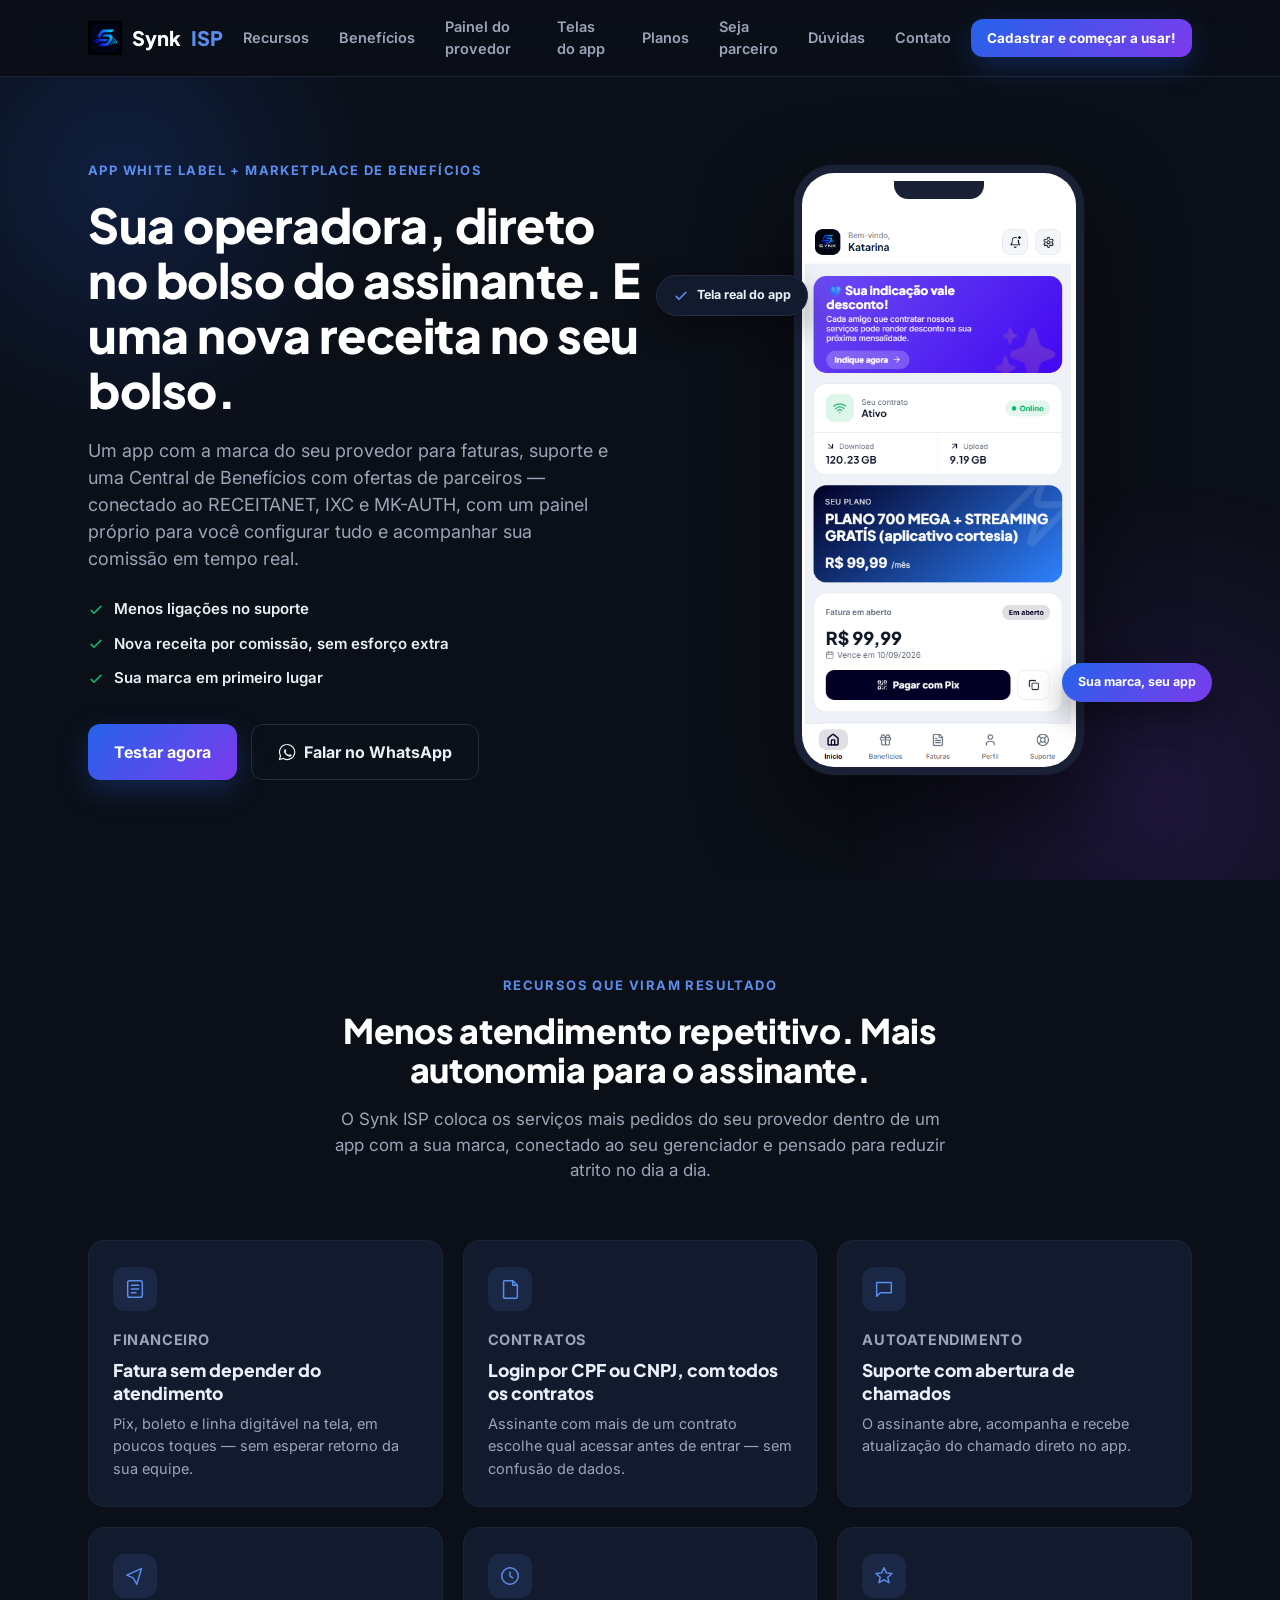
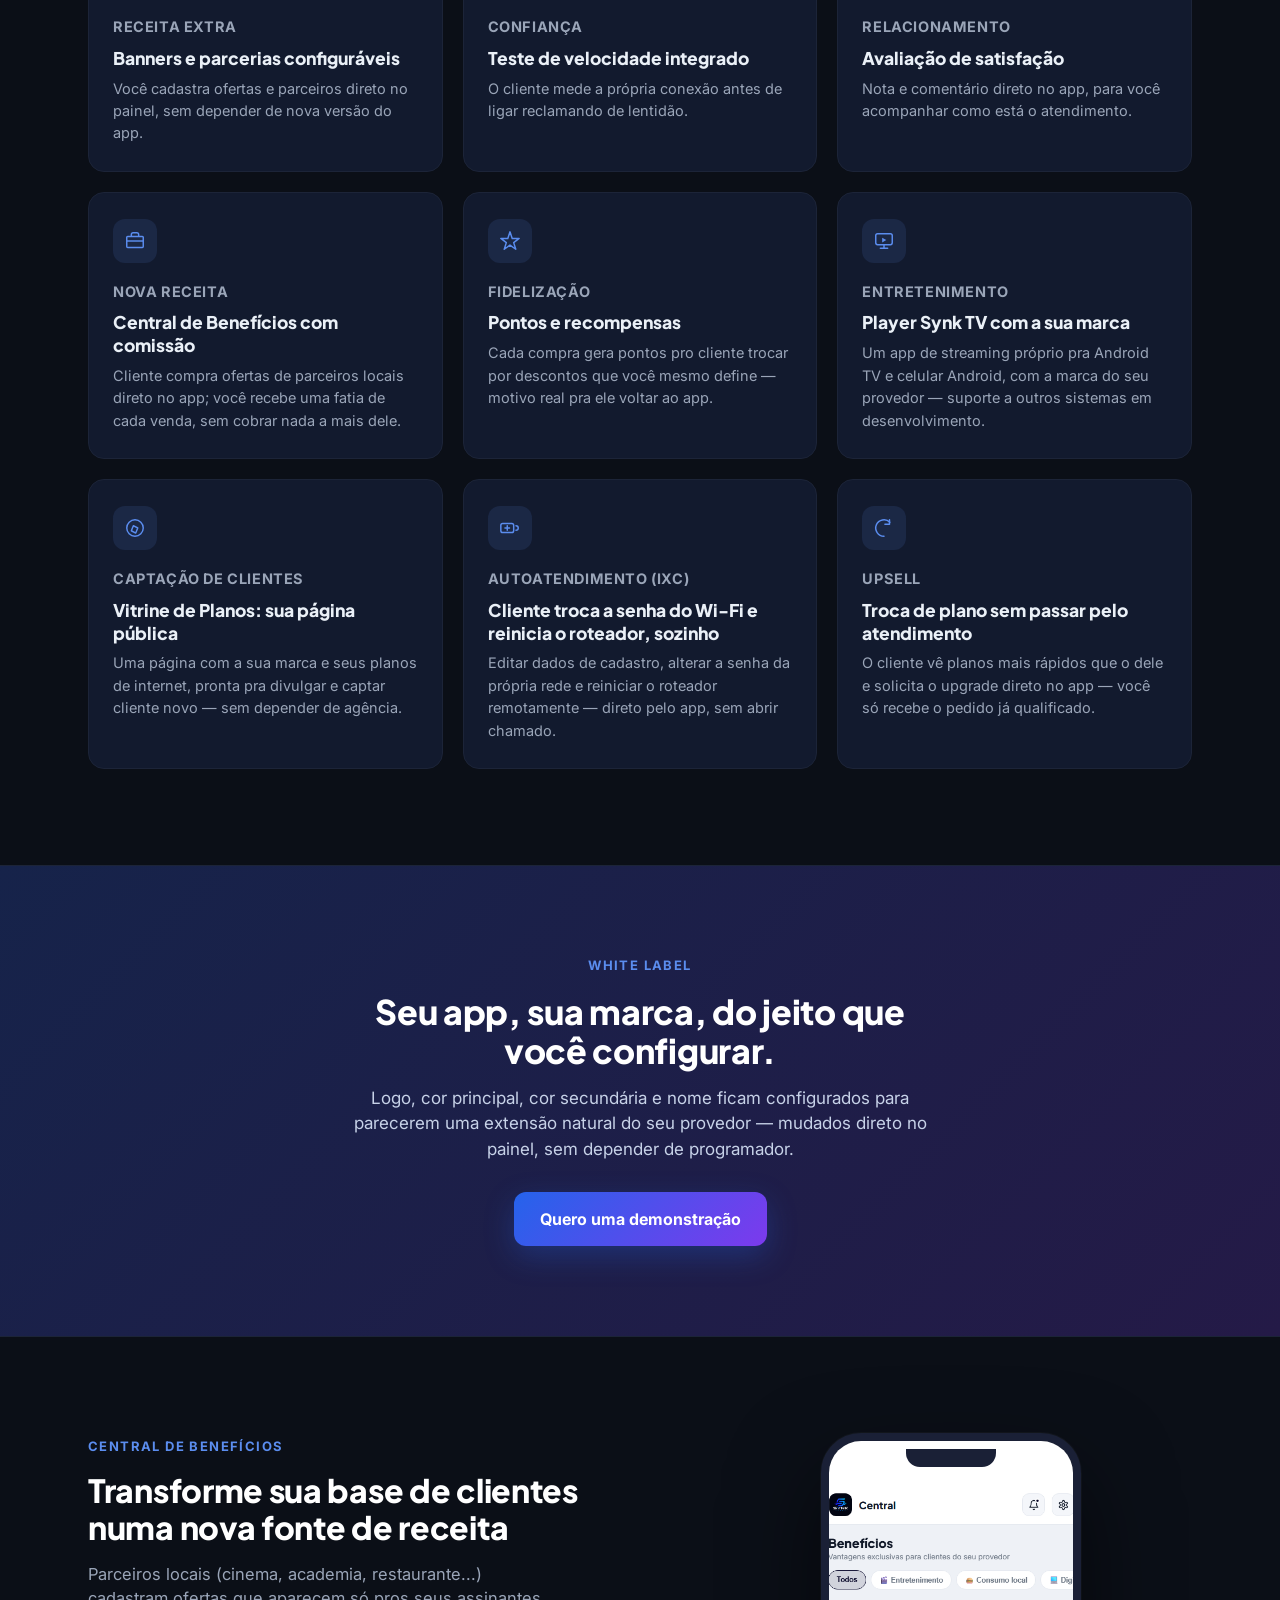
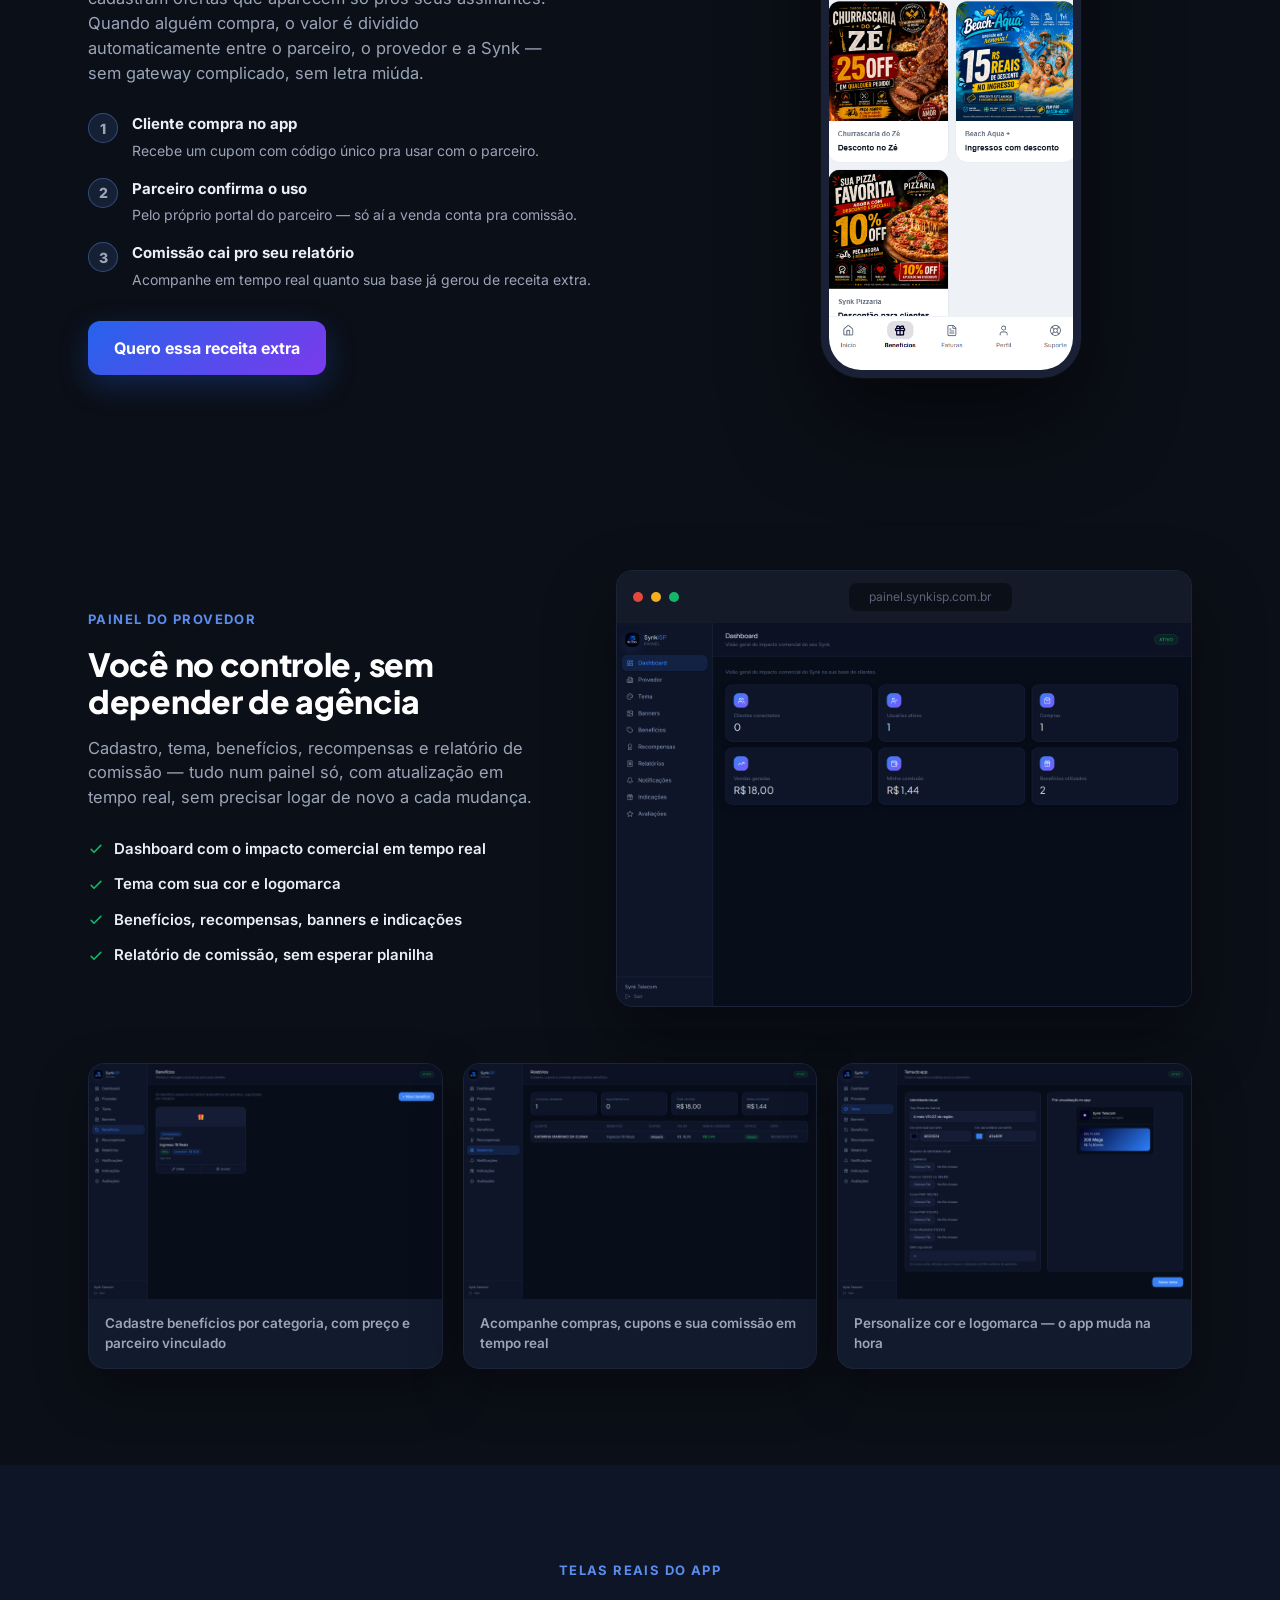
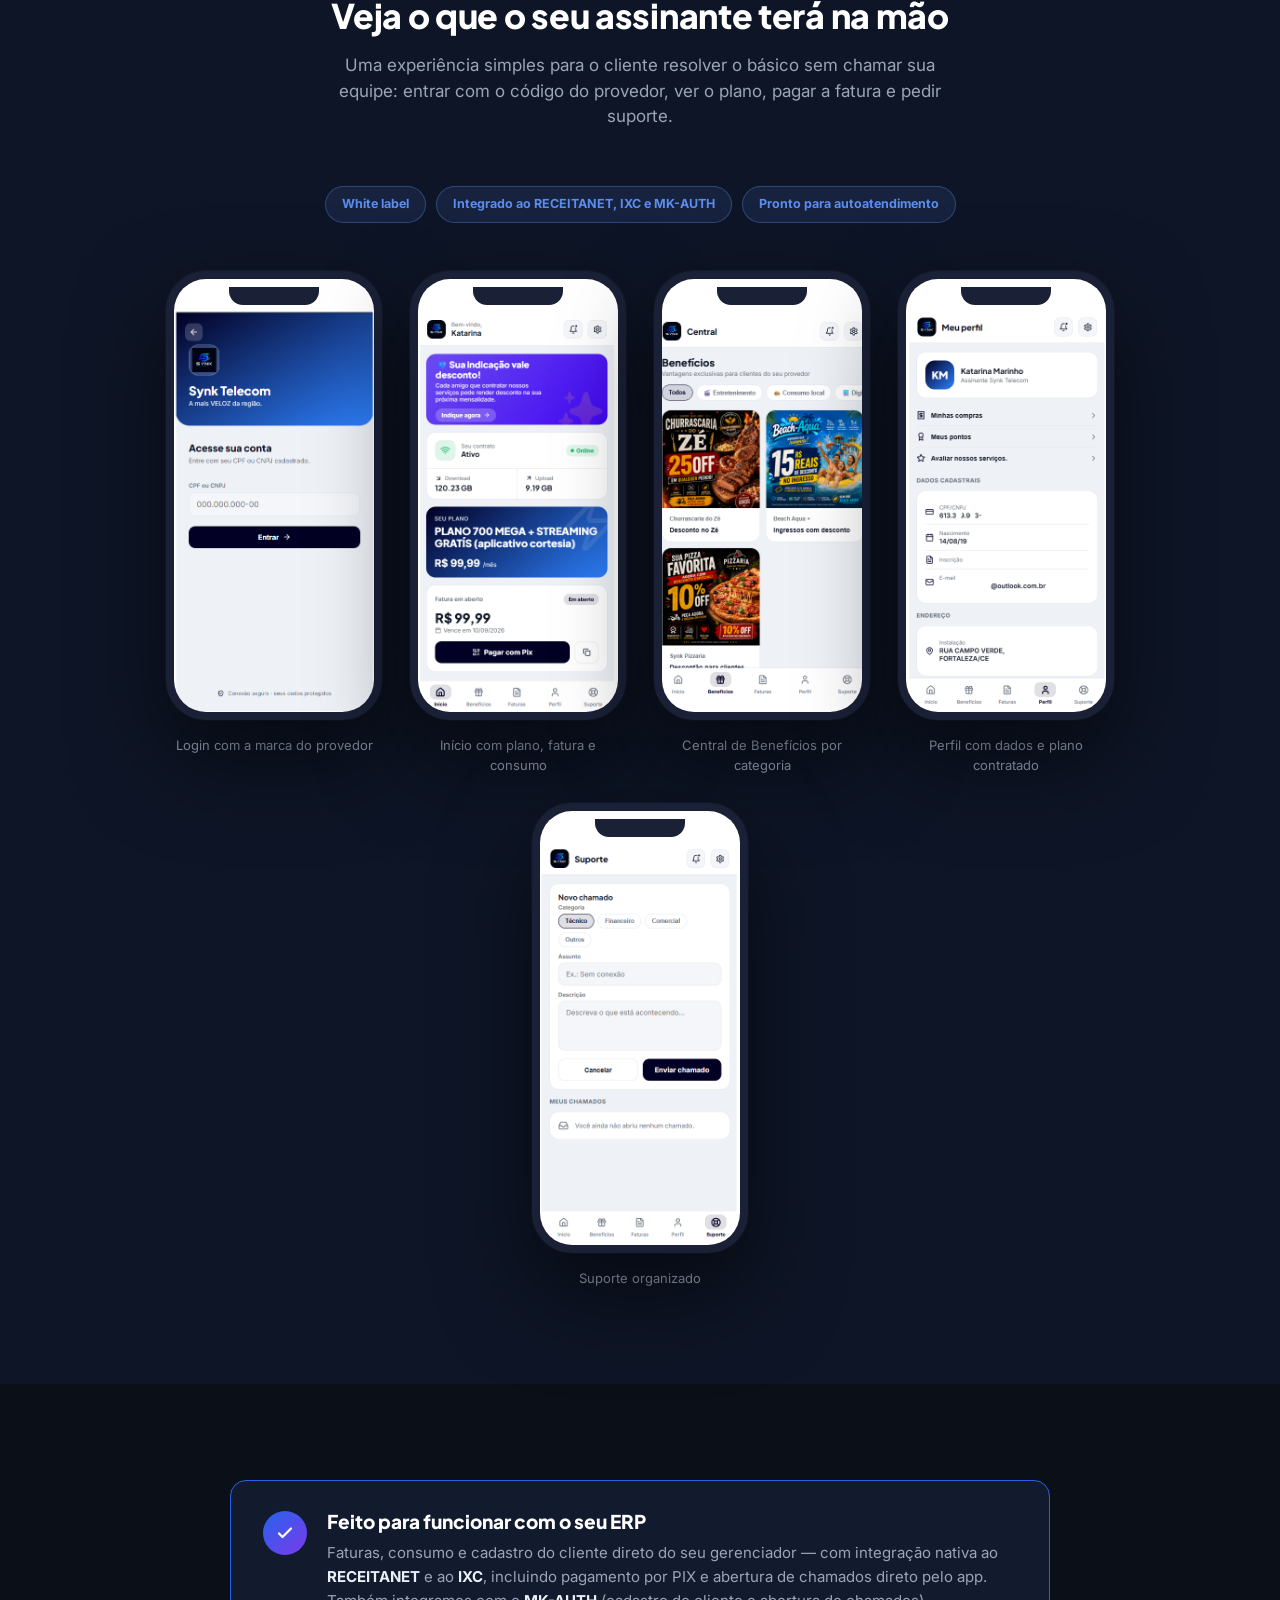
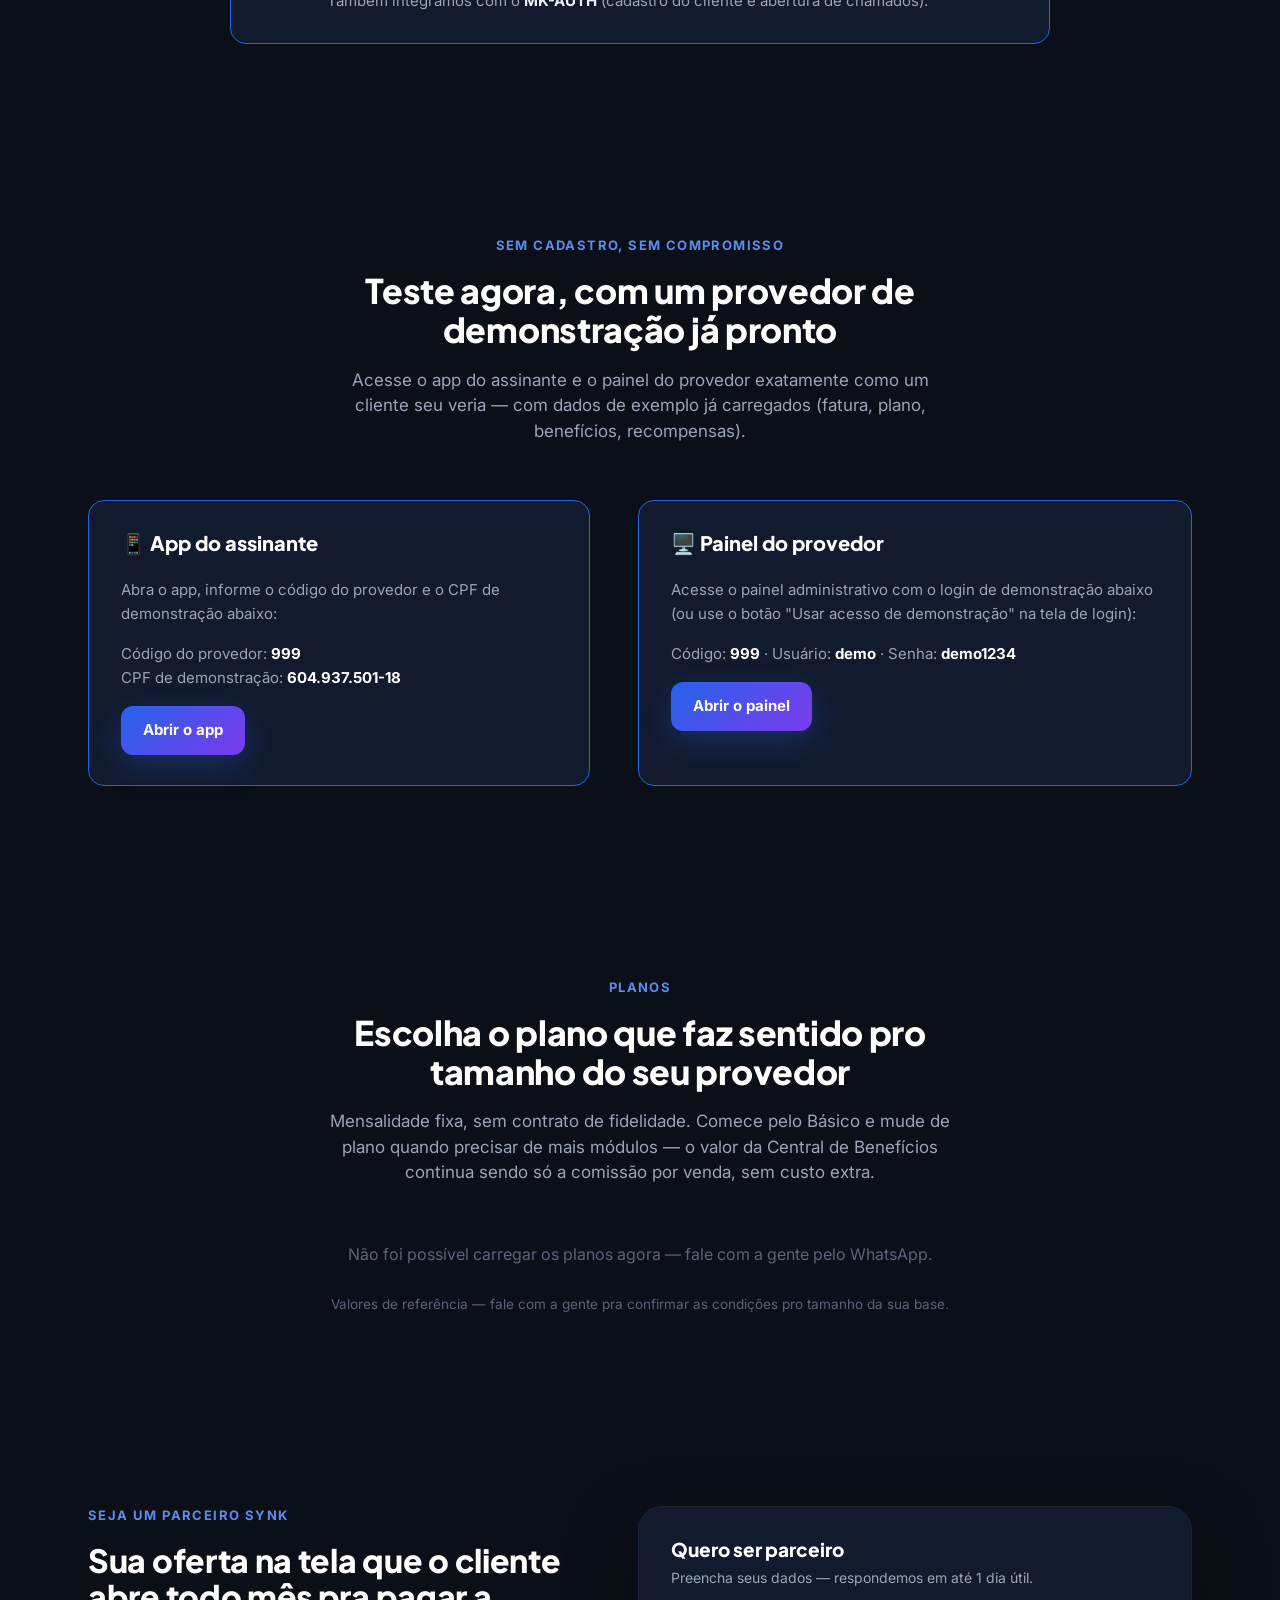
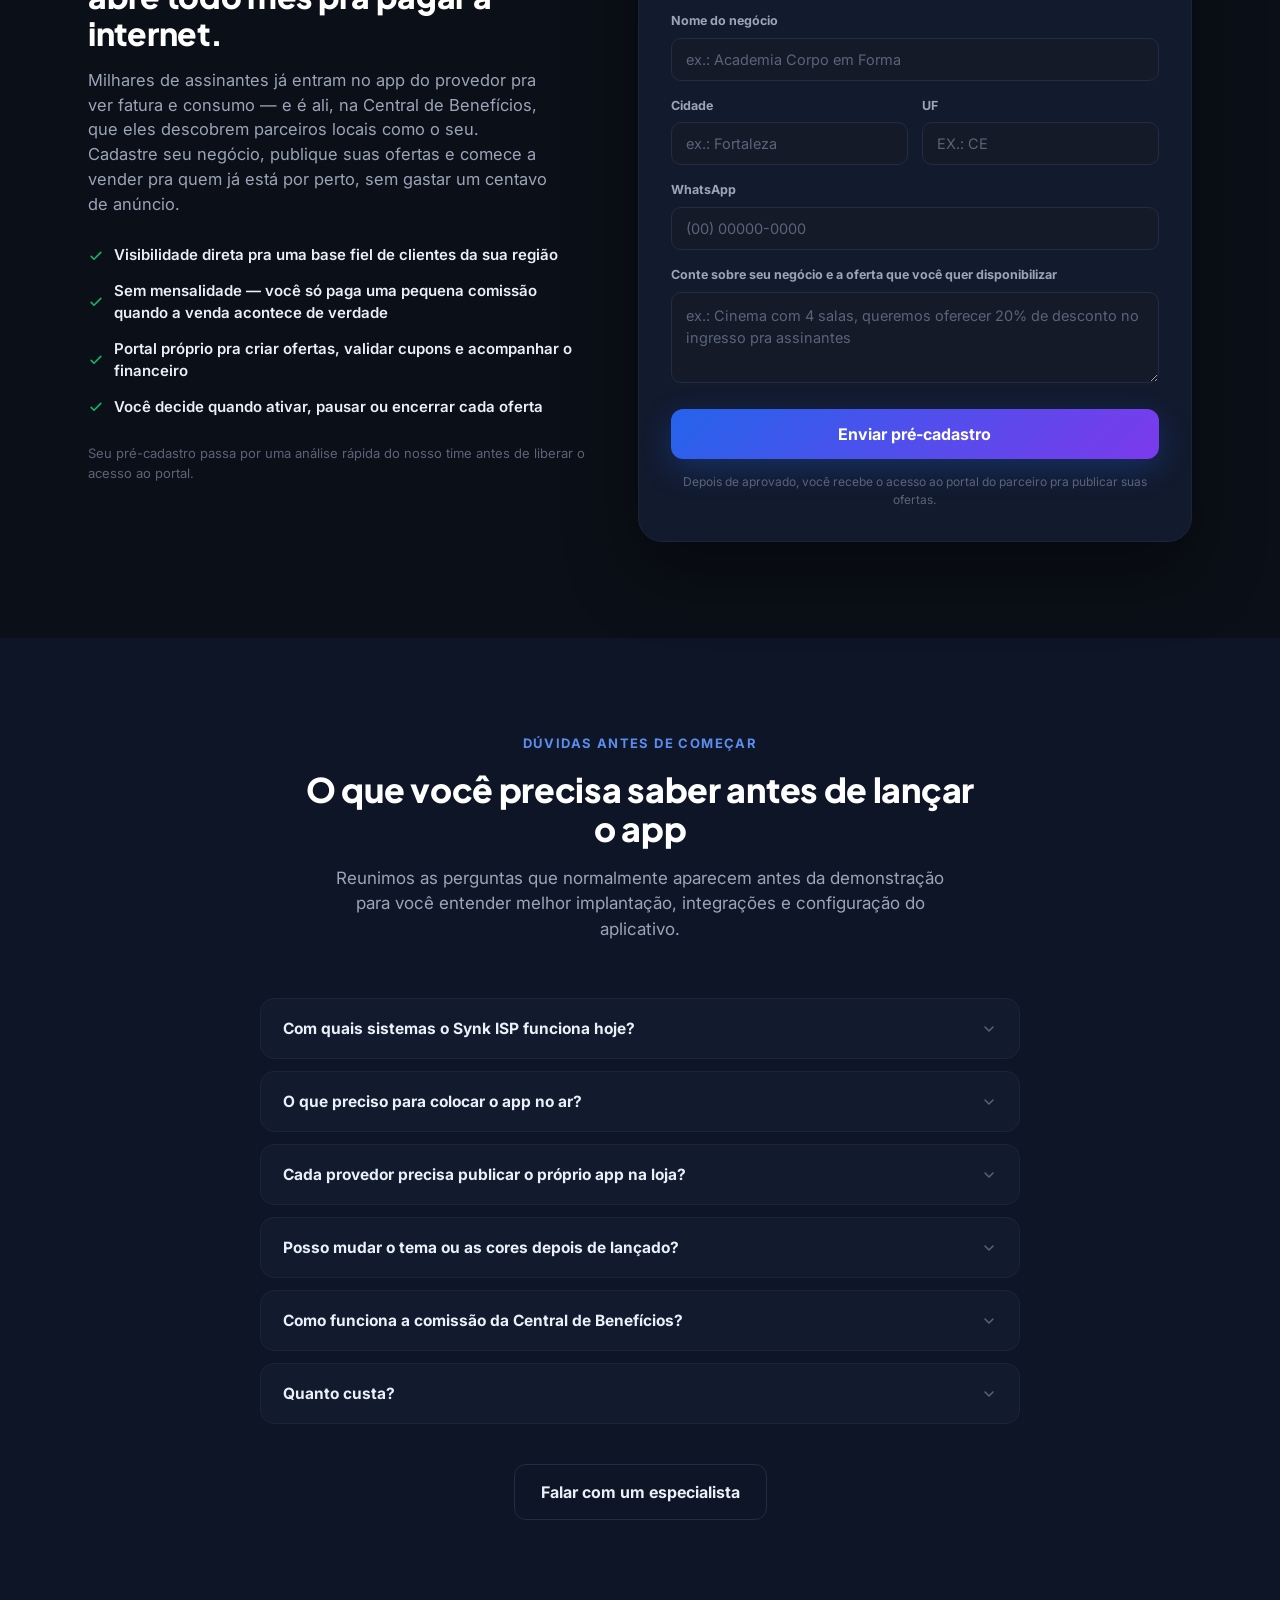
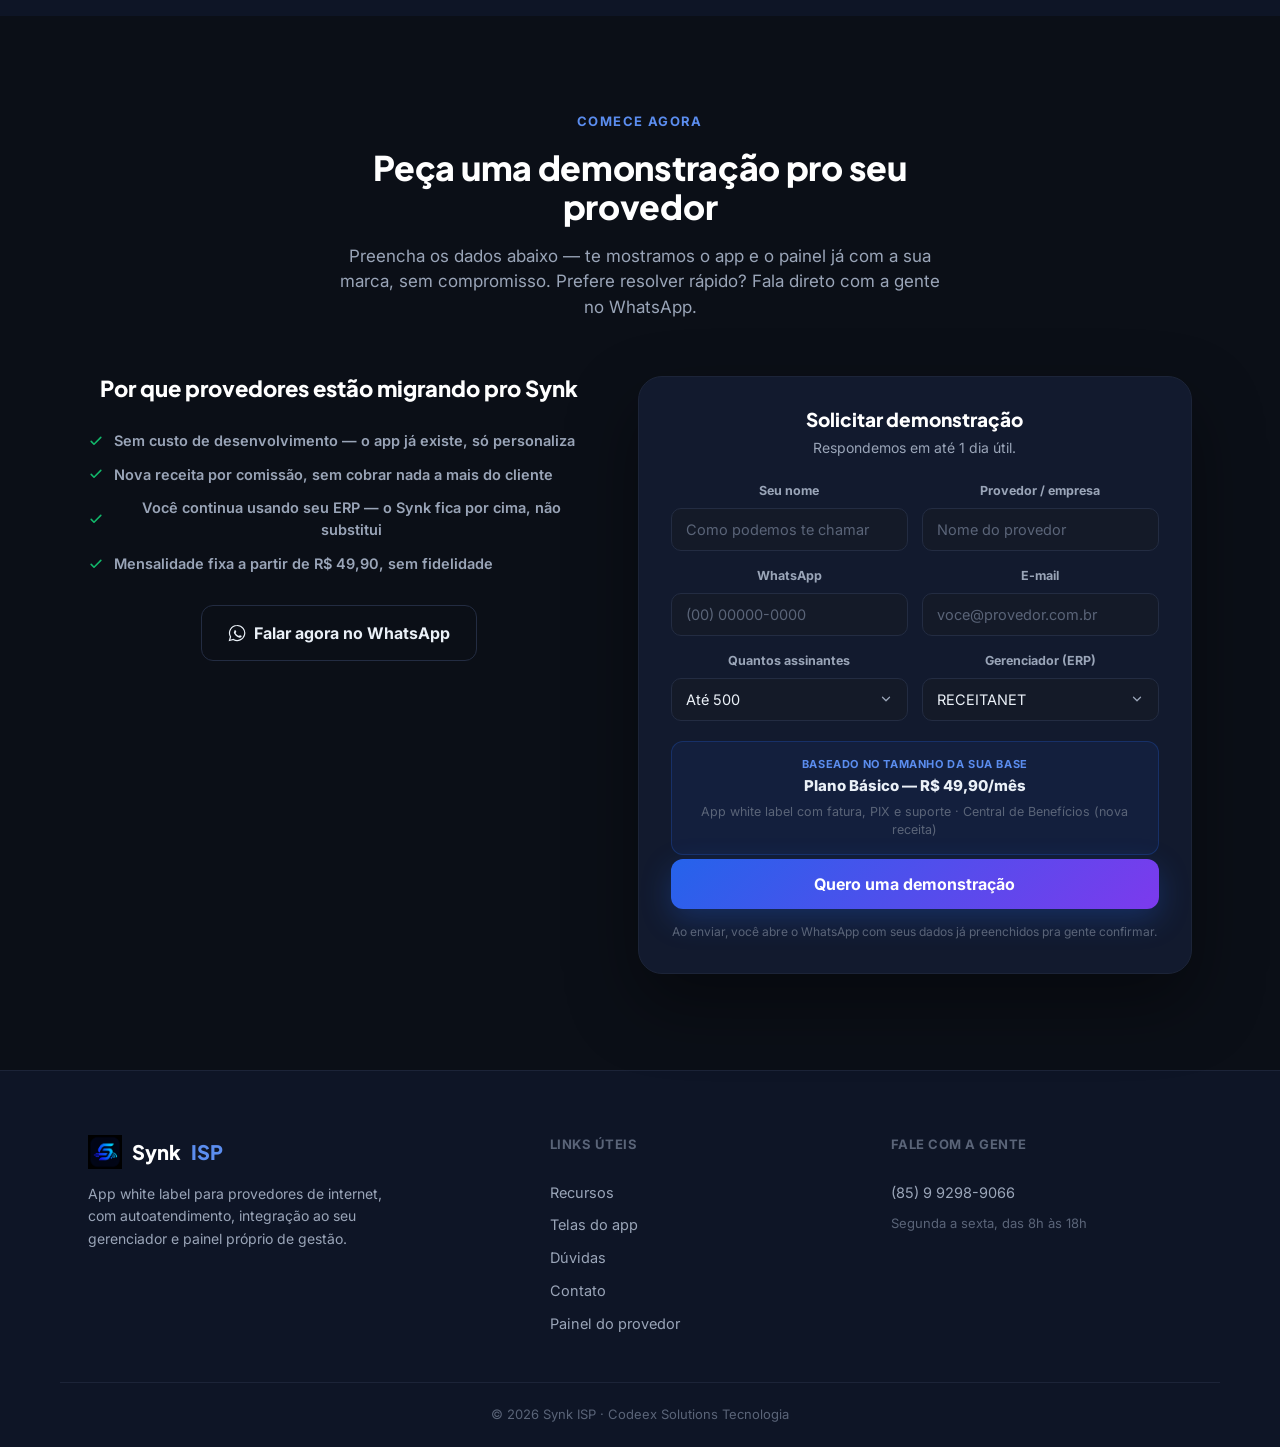
<file: index.html>
<!doctype html>
<html lang="pt-BR">
<head>
<meta charset="UTF-8" />
<meta name="viewport" content="width=device-width, initial-scale=1.0" />
<title>Synk ISP — Plataforma para provedores de internet</title>
<link rel="icon" type="image/svg" href="favicon/favicon.png">
<meta name="description" content="App white label para provedores de internet: faturas, suporte, indicações e avaliações — integrado ao RECEITANET, IXC e MK-AUTH, com painel próprio para configurar tema, banners e parcerias." />
<link rel="preconnect" href="https://fonts.googleapis.com" />
<link rel="preconnect" href="https://fonts.gstatic.com" crossorigin />
<link href="https://fonts.googleapis.com/css2?family=Plus+Jakarta+Sans:wght@600;700;800&family=Inter:wght@400;500;600;700&display=swap" rel="stylesheet" />
<link rel="stylesheet" href="css/style.css" />
</head>
<body>

<a class="skip-link" href="#conteudo">Pular para o conteúdo</a>

<header class="nav" id="nav">
  <div class="wrap nav-inner">
    <a href="#topo" class="brand">
      <span class="brand-mark" aria-hidden="true">
       <!--  <svg viewBox="0 0 24 24" width="20" height="20"><path d="M12 3c4.97 0 9 4.03 9 9h-2a7 7 0 0 0-7-7V3Z" fill="currentColor"/><path d="M12 7.5c2.49 0 4.5 2.01 4.5 4.5h-2A2.5 2.5 0 0 0 12 9.5v-2Z" fill="currentColor"/><circle cx="12" cy="14.5" r="2.5" fill="currentColor"/></svg> -->
         <img src="./favicon/favicon.png" width="100%" >
      </span>
      Synk<span class="brand-accent">ISP</span>
    </a>

    <nav class="nav-links" id="navLinks">
      <a href="#recursos">Recursos</a>
      <a href="#beneficios">Benefícios</a>
      <a href="#painel">Painel do provedor</a>
      <a href="#telas">Telas do app</a>
      <a href="#planos">Planos</a>
      <a href="#parcerias">Seja parceiro</a>
      <a href="#duvidas">Dúvidas</a>
      <a href="#contato">Contato</a>
    </nav>

    <div class="nav-cta">
      <!-- <a class="btn btn-ghost btn-sm" href="https://painel.synkisp.com.br/" target="_blank" rel="noopener">Painel</a> -->
      <a class="btn btn-primary btn-sm" href="https://painel.synkisp.com.br/" target="_blank" rel="noopener">Cadastrar e começar a usar!</a>
    </div>

    <button class="nav-toggle" id="navToggle" aria-label="Abrir menu" aria-expanded="false">
      <span></span><span></span><span></span>
    </button>
  </div>
</header>

<main id="conteudo">

  <!-- ==================== HERO ==================== -->
  <section class="hero" id="topo">
    <div class="hero-bg" aria-hidden="true">
      <div class="glow glow-1"></div>
      <div class="glow glow-2"></div>
    </div>

    <div class="wrap hero-grid">
      <div class="hero-copy">
        <p class="eyebrow">App white label + marketplace de benefícios</p>
        <h1>Sua operadora, direto no bolso do assinante. E uma nova receita no seu bolso.</h1>
        <p class="hero-lead">
          Um app com a marca do seu provedor para faturas, suporte e uma Central de Benefícios
          com ofertas de parceiros — conectado ao RECEITANET, IXC e MK-AUTH, com um painel próprio para você
          configurar tudo e acompanhar sua comissão em tempo real.
        </p>

        <ul class="hero-bullets">
          <li><svg viewBox="0 0 20 20" width="16" height="16"><path d="M4 10.5l3.5 3.5L16 5.5" fill="none" stroke="currentColor" stroke-width="2" stroke-linecap="round" stroke-linejoin="round"/></svg> Menos ligações no suporte</li>
          <li><svg viewBox="0 0 20 20" width="16" height="16"><path d="M4 10.5l3.5 3.5L16 5.5" fill="none" stroke="currentColor" stroke-width="2" stroke-linecap="round" stroke-linejoin="round"/></svg> Nova receita por comissão, sem esforço extra</li>
          <li><svg viewBox="0 0 20 20" width="16" height="16"><path d="M4 10.5l3.5 3.5L16 5.5" fill="none" stroke="currentColor" stroke-width="2" stroke-linecap="round" stroke-linejoin="round"/></svg> Sua marca em primeiro lugar</li>
        </ul>

        <div class="hero-actions">
          <a class="btn btn-primary btn-lg" href="#teste">Testar agora</a>
          <a class="btn btn-outline btn-lg" href="https://wa.me/5585992989066?text=Ol%C3%A1%2C%20quero%20conhecer%20o%20Synk%20ISP" target="_blank" rel="noopener">
            <svg viewBox="0 0 24 24" width="18" height="18" aria-hidden="true"><path d="M12 2a10 10 0 0 0-8.6 15L2 22l5.2-1.4A10 10 0 1 0 12 2Z" fill="none" stroke="currentColor" stroke-width="1.6"/><path d="M8.5 8.7c.2-.5.4-.5.7-.5h.5c.2 0 .4 0 .6.4.2.5.7 1.6.7 1.7.1.1.1.3 0 .4-.1.2-.2.3-.3.4l-.4.5c-.1.1-.3.3-.1.6.2.4.8 1.3 1.7 2.1 1.2 1 2.1 1.3 2.5 1.5.3.1.4.1.6-.1l.6-.7c.2-.2.4-.2.6-.1l1.5.7c.2.1.4.2.4.4.1.5-.1 1.3-.5 1.6-.5.5-1.4.8-2.3.6-1.8-.4-3.5-1.3-4.9-2.7-1.2-1.1-2-2.4-2.4-3.2-.4-.9-.2-1.8.3-2.4l.2-.2Z" fill="currentColor"/></svg>
            Falar no WhatsApp
          </a>
        </div>
      </div>

      <div class="hero-visual">
        <div class="signal" aria-hidden="true">
          <span class="ring r1"></span>
          <span class="ring r2"></span>
          <span class="ring r3"></span>
        </div>

        <div class="phone-mock phone-hero" aria-hidden="true">
          <div class="phone-notch"></div>
          <img class="phone-shot" src="img/app-dashboard.png" alt="" loading="eager" />
        </div>

        <div class="floating-badge badge-1">
          <svg viewBox="0 0 20 20" width="16" height="16"><path d="M4 10.5l3.5 3.5L16 5.5" fill="none" stroke="#5B8DEF" stroke-width="2" stroke-linecap="round" stroke-linejoin="round"/></svg>
          Tela real do app
        </div>
        <div class="floating-badge badge-2">Sua marca, seu app</div>
      </div>
    </div>
  </section>

  <!-- ==================== RECURSOS ==================== -->
  <section class="section" id="recursos">
    <div class="wrap">
      <p class="eyebrow eyebrow-center">Recursos que viram resultado</p>
      <h2 class="section-title">Menos atendimento repetitivo. Mais autonomia para o assinante.</h2>
      <p class="section-lead">
        O Synk ISP coloca os serviços mais pedidos do seu provedor dentro de um app com a sua marca,
        conectado ao seu gerenciador e pensado para reduzir atrito no dia a dia.
      </p>

      <div class="feat-grid">
        <article class="feat-card">
          <span class="feat-icon"><svg viewBox="0 0 24 24" width="22" height="22"><rect x="4" y="3" width="16" height="18" rx="2" fill="none" stroke="currentColor" stroke-width="1.6"/><path d="M8 8h8M8 12h8M8 16h5" stroke="currentColor" stroke-width="1.6" stroke-linecap="round"/></svg></span>
          <p class="feat-cat">Financeiro</p>
          <h3>Fatura sem depender do atendimento</h3>
          <p>Pix, boleto e linha digitável na tela, em poucos toques — sem esperar retorno da sua equipe.</p>
        </article>

        <article class="feat-card">
          <span class="feat-icon"><svg viewBox="0 0 24 24" width="22" height="22"><path d="M6 3h9l5 5v13a1 1 0 0 1-1 1H6a1 1 0 0 1-1-1V4a1 1 0 0 1 1-1Z" fill="none" stroke="currentColor" stroke-width="1.6"/><path d="M15 3v5h5" fill="none" stroke="currentColor" stroke-width="1.6"/></svg></span>
          <p class="feat-cat">Contratos</p>
          <h3>Login por CPF ou CNPJ, com todos os contratos</h3>
          <p>Assinante com mais de um contrato escolhe qual acessar antes de entrar — sem confusão de dados.</p>
        </article>

        <article class="feat-card">
          <span class="feat-icon"><svg viewBox="0 0 24 24" width="22" height="22"><path d="M4 5h16v11H8l-4 4V5Z" fill="none" stroke="currentColor" stroke-width="1.6" stroke-linejoin="round"/></svg></span>
          <p class="feat-cat">Autoatendimento</p>
          <h3>Suporte com abertura de chamados</h3>
          <p>O assinante abre, acompanha e recebe atualização do chamado direto no app.</p>
        </article>

        <article class="feat-card">
          <span class="feat-icon"><svg viewBox="0 0 24 24" width="22" height="22"><path d="M3 11l16-7-5 17-4-7-7-3Z" fill="none" stroke="currentColor" stroke-width="1.6" stroke-linejoin="round"/></svg></span>
          <p class="feat-cat">Receita extra</p>
          <h3>Banners e parcerias configuráveis</h3>
          <p>Você cadastra ofertas e parceiros direto no painel, sem depender de nova versão do app.</p>
        </article>

        <article class="feat-card">
          <span class="feat-icon"><svg viewBox="0 0 24 24" width="22" height="22"><path d="M12 21a9 9 0 1 1 0-18 9 9 0 0 1 0 18Z" fill="none" stroke="currentColor" stroke-width="1.6"/><path d="M12 8v4l3 2" fill="none" stroke="currentColor" stroke-width="1.6" stroke-linecap="round"/></svg></span>
          <p class="feat-cat">Confiança</p>
          <h3>Teste de velocidade integrado</h3>
          <p>O cliente mede a própria conexão antes de ligar reclamando de lentidão.</p>
        </article>

        <article class="feat-card">
          <span class="feat-icon"><svg viewBox="0 0 24 24" width="22" height="22"><path d="M12 3l2.6 5.6 6.1.6-4.6 4.1 1.3 6-5.4-3.1-5.4 3.1 1.3-6L3.3 9.2l6.1-.6L12 3Z" fill="none" stroke="currentColor" stroke-width="1.6" stroke-linejoin="round"/></svg></span>
          <p class="feat-cat">Relacionamento</p>
          <h3>Avaliação de satisfação</h3>
          <p>Nota e comentário direto no app, para você acompanhar como está o atendimento.</p>
        </article>

        <article class="feat-card">
          <span class="feat-icon"><svg viewBox="0 0 24 24" width="22" height="22"><path d="M20 7H4a1 1 0 0 0-1 1v10a1 1 0 0 0 1 1h16a1 1 0 0 0 1-1V8a1 1 0 0 0-1-1Z" fill="none" stroke="currentColor" stroke-width="1.6"/><path d="M16 7V5a2 2 0 0 0-2-2h-4a2 2 0 0 0-2 2v2" fill="none" stroke="currentColor" stroke-width="1.6"/><path d="M3 12h18" stroke="currentColor" stroke-width="1.6"/></svg></span>
          <p class="feat-cat">Nova receita</p>
          <h3>Central de Benefícios com comissão</h3>
          <p>Cliente compra ofertas de parceiros locais direto no app; você recebe uma fatia de cada venda, sem cobrar nada a mais dele.</p>
        </article>

        <article class="feat-card">
          <span class="feat-icon"><svg viewBox="0 0 24 24" width="22" height="22"><path d="M12 2l2.4 7.2H22l-6 4.6 2.3 7.2-6.3-4.6-6.3 4.6 2.3-7.2-6-4.6h7.6L12 2Z" fill="none" stroke="currentColor" stroke-width="1.6" stroke-linejoin="round"/></svg></span>
          <p class="feat-cat">Fidelização</p>
          <h3>Pontos e recompensas</h3>
          <p>Cada compra gera pontos pro cliente trocar por descontos que você mesmo define — motivo real pra ele voltar ao app.</p>
        </article>

        <article class="feat-card">
          <span class="feat-icon"><svg viewBox="0 0 24 24" width="22" height="22"><rect x="3" y="4" width="18" height="12" rx="2" fill="none" stroke="currentColor" stroke-width="1.6"/><path d="M8 20h8M12 16v4" stroke="currentColor" stroke-width="1.6" stroke-linecap="round"/><path d="M10 8.5l4.5 2.5-4.5 2.5V8.5Z" fill="currentColor"/></svg></span>
          <p class="feat-cat">Entretenimento</p>
          <h3>Player Synk TV com a sua marca</h3>
          <p>Um app de streaming próprio pra Android TV e celular Android, com a marca do seu provedor — suporte a outros sistemas em desenvolvimento.</p>
        </article>

        <article class="feat-card">
          <span class="feat-icon"><svg viewBox="0 0 24 24" width="22" height="22"><circle cx="12" cy="12" r="9" fill="none" stroke="currentColor" stroke-width="1.6"/><path d="M8 15l2.2-5.5L15 12l-2.2 5.5L8 15Z" fill="none" stroke="currentColor" stroke-width="1.6" stroke-linejoin="round"/></svg></span>
          <p class="feat-cat">Captação de clientes</p>
          <h3>Vitrine de Planos: sua página pública</h3>
          <p>Uma página com a sua marca e seus planos de internet, pronta pra divulgar e captar cliente novo — sem depender de agência.</p>
        </article>

        <article class="feat-card">
          <span class="feat-icon"><svg viewBox="0 0 24 24" width="22" height="22"><rect x="2" y="7" width="14" height="10" rx="2" fill="none" stroke="currentColor" stroke-width="1.6"/><path d="M9 9.5v5M6.5 12h5" stroke="currentColor" stroke-width="1.6" stroke-linecap="round"/><path d="M18.5 9.5a2.5 2.5 0 1 1 0 5" fill="none" stroke="currentColor" stroke-width="1.6" stroke-linecap="round"/></svg></span>
          <p class="feat-cat">Autoatendimento (IXC)</p>
          <h3>Cliente troca a senha do Wi-Fi e reinicia o roteador, sozinho</h3>
          <p>Editar dados de cadastro, alterar a senha da própria rede e reiniciar o roteador remotamente — direto pelo app, sem abrir chamado.</p>
        </article>

        <article class="feat-card">
          <span class="feat-icon"><svg viewBox="0 0 24 24" width="22" height="22"><path d="M12 21a9 9 0 1 1 6.36-15.36" fill="none" stroke="currentColor" stroke-width="1.6" stroke-linecap="round"/><path d="M18 3v5h-5" fill="none" stroke="currentColor" stroke-width="1.6" stroke-linecap="round" stroke-linejoin="round"/></svg></span>
          <p class="feat-cat">Upsell</p>
          <h3>Troca de plano sem passar pelo atendimento</h3>
          <p>O cliente vê planos mais rápidos que o dele e solicita o upgrade direto no app — você só recebe o pedido já qualificado.</p>
        </article>
      </div>
    </div>
  </section>

  <!-- ==================== WHITE LABEL SPOTLIGHT ==================== -->
  <section class="spotlight">
    <div class="wrap spotlight-inner">
      <p class="eyebrow">White label</p>
      <h2>Seu app, sua marca, do jeito que você configurar.</h2>
      <p class="spotlight-lead">
        Logo, cor principal, cor secundária e nome ficam configurados para parecerem uma
        extensão natural do seu provedor — mudados direto no painel, sem depender de programador.
      </p>
      <a class="btn btn-primary btn-lg" href="https://wa.me/5585992989066" target="_blank" rel="noopener">Quero uma demonstração</a>
    </div>
  </section>

  <!-- ==================== CENTRAL DE BENEFÍCIOS (nova receita) ==================== -->
  <section class="section" id="beneficios">
    <div class="wrap beneficios-grid">
      <div class="beneficios-copy">
        <p class="eyebrow">Central de Benefícios</p>
        <h2 class="section-title-left">Transforme sua base de clientes numa nova fonte de receita</h2>
        <p class="section-lead-left">
          Parceiros locais (cinema, academia, restaurante...) cadastram ofertas que aparecem só
          pros seus assinantes. Quando alguém compra, o valor é dividido automaticamente entre o
          parceiro, o provedor e a Synk — sem gateway complicado, sem letra miúda.
        </p>

        <ul class="revenue-list">
          <li>
            <span class="revenue-num">1</span>
            <div><strong>Cliente compra no app</strong><span>Recebe um cupom com código único pra usar com o parceiro.</span></div>
          </li>
          <li>
            <span class="revenue-num">2</span>
            <div><strong>Parceiro confirma o uso</strong><span>Pelo próprio portal do parceiro — só aí a venda conta pra comissão.</span></div>
          </li>
          <li>
            <span class="revenue-num">3</span>
            <div><strong>Comissão cai pro seu relatório</strong><span>Acompanhe em tempo real quanto sua base já gerou de receita extra.</span></div>
          </li>
        </ul>

        <a class="btn btn-primary btn-lg" href="#contato">Quero essa receita extra</a>
      </div>

      <div class="beneficios-visual">
        <div class="phone-mock" aria-hidden="true">
          <div class="phone-notch"></div>
          <img class="phone-shot" src="img/app-beneficios.png" alt="" loading="lazy" />
        </div>
      </div>
    </div>
  </section>

  <!-- ==================== PAINEL DO PROVEDOR ==================== -->
  <section class="section" id="painel">
    <div class="wrap painel-grid">
      <div class="painel-copy">
        <p class="eyebrow">Painel do provedor</p>
        <h2 class="section-title-left">Você no controle, sem depender de agência</h2>
        <p class="section-lead-left">
          Cadastro, tema, benefícios, recompensas e relatório de comissão — tudo num painel só,
          com atualização em tempo real, sem precisar logar de novo a cada mudança.
        </p>
        <ul class="check-list">
          <li><svg viewBox="0 0 20 20" width="16" height="16"><path d="M4 10.5l3.5 3.5L16 5.5" fill="none" stroke="currentColor" stroke-width="2" stroke-linecap="round" stroke-linejoin="round"/></svg> Dashboard com o impacto comercial em tempo real</li>
          <li><svg viewBox="0 0 20 20" width="16" height="16"><path d="M4 10.5l3.5 3.5L16 5.5" fill="none" stroke="currentColor" stroke-width="2" stroke-linecap="round" stroke-linejoin="round"/></svg> Tema com sua cor e logomarca</li>
          <li><svg viewBox="0 0 20 20" width="16" height="16"><path d="M4 10.5l3.5 3.5L16 5.5" fill="none" stroke="currentColor" stroke-width="2" stroke-linecap="round" stroke-linejoin="round"/></svg> Benefícios, recompensas, banners e indicações</li>
          <li><svg viewBox="0 0 20 20" width="16" height="16"><path d="M4 10.5l3.5 3.5L16 5.5" fill="none" stroke="currentColor" stroke-width="2" stroke-linecap="round" stroke-linejoin="round"/></svg> Relatório de comissão, sem esperar planilha</li>
        </ul>
      </div>

      <div class="browser-mock" aria-hidden="true">
        <div class="browser-bar">
          <span class="dot-r"></span><span class="dot-y"></span><span class="dot-g"></span>
          <span class="browser-url">painel.synkisp.com.br</span>
        </div>
        <img class="browser-shot" src="img/painel-dashboard.png" alt="" loading="lazy" />
      </div>
    </div>

    <div class="wrap">
      <div class="painel-gallery">
        <div class="painel-gallery-item">
          <img src="img/painel-beneficios.png" alt="Aba de Benefícios no painel do provedor" loading="lazy" />
          <p class="painel-gallery-cap">Cadastre benefícios por categoria, com preço e parceiro vinculado</p>
        </div>
        <div class="painel-gallery-item">
          <img src="img/painel-relatorios.png" alt="Aba de Relatórios no painel do provedor" loading="lazy" />
          <p class="painel-gallery-cap">Acompanhe compras, cupons e sua comissão em tempo real</p>
        </div>
        <div class="painel-gallery-item">
          <img src="img/painel-tema.png" alt="Aba de Tema no painel do provedor" loading="lazy" />
          <p class="painel-gallery-cap">Personalize cor e logomarca — o app muda na hora</p>
        </div>
      </div>
    </div>
  </section>

  <!-- ==================== TELAS DO APP ==================== -->
  <section class="section section-dark" id="telas">
    <div class="wrap">
      <p class="eyebrow eyebrow-center">Telas reais do app</p>
      <h2 class="section-title">Veja o que o seu assinante terá na mão</h2>
      <p class="section-lead">
        Uma experiência simples para o cliente resolver o básico sem chamar sua equipe:
        entrar com o código do provedor, ver o plano, pagar a fatura e pedir suporte.
      </p>

      <div class="tag-row">
        <span class="tag-chip">White label</span>
        <span class="tag-chip">Integrado ao RECEITANET, IXC e MK-AUTH</span>
        <span class="tag-chip">Pronto para autoatendimento</span>
      </div>

      <div class="screens-row">
        <div class="phone-item">
          <div class="phone-mock phone-sm">
            <div class="phone-notch"></div>
            <img class="phone-shot" src="img/app-login.png" alt="" loading="lazy" />
          </div>
          <p class="screen-label">Login com a marca do provedor</p>
        </div>

        <div class="phone-item">
          <div class="phone-mock phone-sm">
            <div class="phone-notch"></div>
            <img class="phone-shot" src="img/app-dashboard.png" alt="" loading="lazy" />
          </div>
          <p class="screen-label">Início com plano, fatura e consumo</p>
        </div>

        <div class="phone-item">
          <div class="phone-mock phone-sm">
            <div class="phone-notch"></div>
            <img class="phone-shot" src="img/app-beneficios.png" alt="" loading="lazy" />
          </div>
          <p class="screen-label">Central de Benefícios por categoria</p>
        </div>

        <div class="phone-item">
          <div class="phone-mock phone-sm">
            <div class="phone-notch"></div>
            <img class="phone-shot" src="img/app-perfil.png" alt="" loading="lazy" />
          </div>
          <p class="screen-label">Perfil com dados e plano contratado</p>
        </div>
        
        <div class="phone-item">
            <div class="phone-mock phone-sm">
              <div class="phone-notch"></div>
              <img class="phone-shot" src="img/app-suporte.png" alt="" loading="lazy" />
            </div>
            <p class="screen-label">Suporte organizado</p>
          </div>
        </div>

      </div>
      </div>
    </div>
    
  </section>

  <!-- ==================== INTEGRAÇÃO ==================== -->
  <section class="section">
    <div class="wrap">
      <div class="integration-box">
        <div class="integration-icon">
          <svg viewBox="0 0 20 20" width="20" height="20"><path d="M4 10.5l3.5 3.5L16 5.5" fill="none" stroke="#fff" stroke-width="2.2" stroke-linecap="round" stroke-linejoin="round"/></svg>
        </div>
        <div>
          <h3>Feito para funcionar com o seu ERP</h3>
          <p>Faturas, consumo e cadastro do cliente direto do seu gerenciador — com integração nativa ao <strong>RECEITANET</strong> e ao <strong>IXC</strong>, incluindo pagamento por PIX e abertura de chamados direto pelo app. Também integramos com o <strong>MK-AUTH</strong> (cadastro do cliente e abertura de chamados).</p>
        </div>
      </div>
    </div>
  </section>

  <!-- ==================== TESTAR AGORA (ambiente de demonstração) ==================== -->
  <section class="section" id="teste">
    <div class="wrap">
      <p class="eyebrow eyebrow-center">Sem cadastro, sem compromisso</p>
      <h2 class="section-title">Teste agora, com um provedor de demonstração já pronto</h2>
      <p class="section-lead">
        Acesse o app do assinante e o painel do provedor exatamente como um cliente seu veria —
        com dados de exemplo já carregados (fatura, plano, benefícios, recompensas).
      </p>

      <div class="lead-wrap" style="align-items:stretch;">
        <div class="integration-box" style="flex-direction:column; align-items:flex-start; gap:16px;">
          <h3 style="font-size:20px;color:#fff;">📱 App do assinante</h3>
          <p style="margin:0;">Abra o app, informe o código do provedor e o CPF de demonstração abaixo:</p>
          <p style="margin:0;">
            Código do provedor: <strong style="color:#fff;">999</strong><br>
            CPF de demonstração: <strong style="color:#fff;">604.937.501-18</strong>
          </p>
          <a class="btn btn-primary" href="https://app.synkisp.com.br/" target="_blank" rel="noopener">Abrir o app</a>
        </div>

        <div class="integration-box" style="flex-direction:column; align-items:flex-start; gap:16px;">
          <h3 style="font-size:20px;color:#fff;">🖥️ Painel do provedor</h3>
          <p style="margin:0;">Acesse o painel administrativo com o login de demonstração abaixo (ou use o botão "Usar acesso de demonstração" na tela de login):</p>
          <p style="margin:0;">
            Código: <strong style="color:#fff;">999</strong> ·
            Usuário: <strong style="color:#fff;">demo</strong> ·
            Senha: <strong style="color:#fff;">demo1234</strong>
          </p>
          <a class="btn btn-primary" href="https://painel.synkisp.com.br/" target="_blank" rel="noopener">Abrir o painel</a>
        </div>
      </div>
    </div>
  </section>

  <!-- ==================== PLANOS ==================== -->
  <section class="section" id="planos">
    <div class="wrap">
      <p class="eyebrow eyebrow-center">Planos</p>
      <h2 class="section-title">Escolha o plano que faz sentido pro tamanho do seu provedor</h2>
      <p class="section-lead">
        Mensalidade fixa, sem contrato de fidelidade. Comece pelo Básico e mude de plano quando
        precisar de mais módulos — o valor da Central de Benefícios continua sendo só a comissão
        por venda, sem custo extra.
      </p>

      <div class="pricing-grid" id="pricingGrid">
        <p style="text-align:center;color:var(--text-mute);grid-column:1/-1;">Carregando planos…</p>
      </div>

      <p class="pricing-note">Valores de referência — fale com a gente pra confirmar as condições pro tamanho da sua base.</p>
    </div>
  </section>

  <!-- ==================== PARCERIAS (parceiro se cadastra) ==================== -->
  <section class="section" id="parcerias">
    <div class="wrap lead-wrap">
      <div class="lead-copy">
        <p class="eyebrow">Seja um parceiro Synk</p>
        <h2 class="section-title-left">Sua oferta na tela que o cliente abre todo mês pra pagar a internet.</h2>
        <p class="section-lead-left">
          Milhares de assinantes já entram no app do provedor pra ver fatura e consumo — e é ali, na Central de
          Benefícios, que eles descobrem parceiros locais como o seu. Cadastre seu negócio, publique suas ofertas
          e comece a vender pra quem já está por perto, sem gastar um centavo de anúncio.
        </p>

        <ul class="check-list">
          <li><svg viewBox="0 0 20 20" width="16" height="16"><path d="M4 10.5l3.5 3.5L16 5.5" fill="none" stroke="currentColor" stroke-width="2" stroke-linecap="round" stroke-linejoin="round"/></svg> Visibilidade direta pra uma base fiel de clientes da sua região</li>
          <li><svg viewBox="0 0 20 20" width="16" height="16"><path d="M4 10.5l3.5 3.5L16 5.5" fill="none" stroke="currentColor" stroke-width="2" stroke-linecap="round" stroke-linejoin="round"/></svg> Sem mensalidade — você só paga uma pequena comissão quando a venda acontece de verdade</li>
          <li><svg viewBox="0 0 20 20" width="16" height="16"><path d="M4 10.5l3.5 3.5L16 5.5" fill="none" stroke="currentColor" stroke-width="2" stroke-linecap="round" stroke-linejoin="round"/></svg> Portal próprio pra criar ofertas, validar cupons e acompanhar o financeiro</li>
          <li><svg viewBox="0 0 20 20" width="16" height="16"><path d="M4 10.5l3.5 3.5L16 5.5" fill="none" stroke="currentColor" stroke-width="2" stroke-linecap="round" stroke-linejoin="round"/></svg> Você decide quando ativar, pausar ou encerrar cada oferta</li>
        </ul>

        <p style="font-size:13px;color:var(--text-mute);margin-top:26px;">
          Seu pré-cadastro passa por uma análise rápida do nosso time antes de liberar o acesso ao portal.
        </p>
      </div>

      <form class="lead-form" id="parceiroForm" novalidate>
        <h3>Quero ser parceiro</h3>
        <p class="lead-form-sub">Preencha seus dados — respondemos em até 1 dia útil.</p>

        <div class="field">
          <label for="parcNome">Nome do negócio</label>
          <input id="parcNome" name="nome" type="text" placeholder="ex.: Academia Corpo em Forma" required />
        </div>

        <div class="field-row">
          <div class="field">
            <label for="parcCidade">Cidade</label>
            <input id="parcCidade" name="cidade" type="text" placeholder="ex.: Fortaleza" required />
          </div>
          <div class="field">
            <label for="parcUf">UF</label>
            <input id="parcUf" name="uf" type="text" maxlength="2" placeholder="ex.: CE" required style="text-transform:uppercase;" />
          </div>
        </div>

        <div class="field">
          <label for="parcContato">WhatsApp</label>
          <input id="parcContato" name="contato" type="tel" placeholder="(00) 00000-0000" required />
        </div>

        <div class="field">
          <label for="parcObs">Conte sobre seu negócio e a oferta que você quer disponibilizar</label>
          <textarea id="parcObs" name="observacoes" rows="3" placeholder="ex.: Cinema com 4 salas, queremos oferecer 20% de desconto no ingresso pra assinantes"></textarea>
        </div>

        <button type="submit" class="btn btn-primary btn-lg lead-submit">Enviar pré-cadastro</button>
        <p class="lead-note">Depois de aprovado, você recebe o acesso ao portal do parceiro pra publicar suas ofertas.</p>
        <div class="lead-success" id="parceiroSuccess">
          <svg viewBox="0 0 20 20" width="16" height="16"><path d="M4 10.5l3.5 3.5L16 5.5" fill="none" stroke="currentColor" stroke-width="2" stroke-linecap="round" stroke-linejoin="round"/></svg>
          Pré-cadastro enviado! Nosso time vai analisar e entrar em contato.
        </div>
        <div class="lead-success" id="parceiroErro" style="background:rgba(228,72,60,.12);border-color:rgba(228,72,60,.4);color:#E4483C;">
          <svg viewBox="0 0 20 20" width="16" height="16"><path d="M10 6v5M10 14h.01" stroke="currentColor" stroke-width="2" stroke-linecap="round"/><circle cx="10" cy="10" r="8" fill="none" stroke="currentColor" stroke-width="1.6"/></svg>
          <span id="parceiroErroMsg">Não foi possível enviar. Tente de novo em instantes.</span>
        </div>
      </form>
    </div>
  </section>

  <!-- ==================== FAQ ==================== -->
  <section class="section section-dark" id="duvidas">
    <div class="wrap">
      <p class="eyebrow eyebrow-center">Dúvidas antes de começar</p>
      <h2 class="section-title">O que você precisa saber antes de lançar o app</h2>
      <p class="section-lead">
        Reunimos as perguntas que normalmente aparecem antes da demonstração para você
        entender melhor implantação, integrações e configuração do aplicativo.
      </p>

      <div class="faq" id="faq">
        <div class="faq-item">
          <button class="faq-q" aria-expanded="false">
            Com quais sistemas o Synk ISP funciona hoje?
            <svg class="faq-chevron" viewBox="0 0 20 20" width="16" height="16"><path d="M5 7.5l5 5 5-5" fill="none" stroke="currentColor" stroke-width="1.8" stroke-linecap="round" stroke-linejoin="round"/></svg>
          </button>
          <div class="faq-a"><p>Hoje temos integração nativa com o <strong>RECEITANET</strong> e com o <strong>IXC</strong> — faturas, PIX, consumo, cadastro e abertura de chamados direto pelo app nos dois. Também integramos com o <strong>MK-AUTH</strong>, hoje com cadastro do cliente e abertura de chamados (faturas ainda não, por limitação da API deles).</p></div>
        </div>

        <div class="faq-item">
          <button class="faq-q" aria-expanded="false">
            O que preciso para colocar o app no ar?
            <svg class="faq-chevron" viewBox="0 0 20 20" width="16" height="16"><path d="M5 7.5l5 5 5-5" fill="none" stroke="currentColor" stroke-width="1.8" stroke-linecap="round" stroke-linejoin="round"/></svg>
          </button>
          <div class="faq-a"><p>O código e a chave de API do seu gerenciador, e os materiais de marca — logo, cores e nome do app. Você mesmo cadastra tudo isso no painel do provedor, sem esperar implantação de terceiros.</p></div>
        </div>

        <div class="faq-item">
          <button class="faq-q" aria-expanded="false">
            Cada provedor precisa publicar o próprio app na loja?
            <svg class="faq-chevron" viewBox="0 0 20 20" width="16" height="16"><path d="M5 7.5l5 5 5-5" fill="none" stroke="currentColor" stroke-width="1.8" stroke-linecap="round" stroke-linejoin="round"/></svg>
          </button>
          <div class="faq-a"><p>Não. O Synk ISP é um PWA: o assinante instala direto pelo navegador, com a marca do seu provedor, sem esperar aprovação de loja de aplicativos.</p></div>
        </div>

        <div class="faq-item">
          <button class="faq-q" aria-expanded="false">
            Posso mudar o tema ou as cores depois de lançado?
            <svg class="faq-chevron" viewBox="0 0 20 20" width="16" height="16"><path d="M5 7.5l5 5 5-5" fill="none" stroke="currentColor" stroke-width="1.8" stroke-linecap="round" stroke-linejoin="round"/></svg>
          </button>
          <div class="faq-a"><p>Sim, a qualquer momento, direto pelo painel do provedor — sem precisar gerar uma nova versão do app nem esperar atualização em loja.</p></div>
        </div>

        <div class="faq-item">
          <button class="faq-q" aria-expanded="false">
            Como funciona a comissão da Central de Benefícios?
            <svg class="faq-chevron" viewBox="0 0 20 20" width="16" height="16"><path d="M5 7.5l5 5 5-5" fill="none" stroke="currentColor" stroke-width="1.8" stroke-linecap="round" stroke-linejoin="round"/></svg>
          </button>
          <div class="faq-a"><p>Cada compra feita no app é dividida automaticamente entre o parceiro, o provedor e a Synk, com percentual configurável. O parceiro só é cobrado quando confirma o uso do cupom pelo portal dele — sem uso confirmado, não há cobrança. Você acompanha tudo em tempo real na aba Relatórios do painel.</p></div>
        </div>

        <div class="faq-item">
          <button class="faq-q" aria-expanded="false">
            Quanto custa?
            <svg class="faq-chevron" viewBox="0 0 20 20" width="16" height="16"><path d="M5 7.5l5 5 5-5" fill="none" stroke="currentColor" stroke-width="1.8" stroke-linecap="round" stroke-linejoin="round"/></svg>
          </button>
          <div class="faq-a"><p>Temos planos fixos com mensalidade sem fidelidade — veja os valores e o que entra em cada um <a href="#planos" style="color:var(--accent);text-decoration:underline;">na seção de planos</a>. A Central de Benefícios não tem custo à parte: você só recebe a comissão de cada venda.</p></div>
        </div>
      </div>

      <a class="btn btn-outline btn-lg faq-cta" href="#contato">Falar com um especialista</a>
    </div>
  </section>
 
  <!-- ==================== CTA FINAL / CAPTAÇÃO ==================== -->
  <section class="section cta-final" id="contato">
    <div class="wrap">
      <p class="eyebrow eyebrow-center">Comece agora</p>
      <h2 class="section-title">Peça uma demonstração pro seu provedor</h2>
      <p class="section-lead">
        Preencha os dados abaixo — te mostramos o app e o painel já com a sua marca, sem compromisso.
        Prefere resolver rápido? Fala direto com a gente no WhatsApp.
      </p>

      <div class="lead-wrap">
        <div class="lead-copy">
          <h3 style="font-size:22px;color:#fff;margin-bottom:14px;">Por que provedores estão migrando pro Synk</h3>
          <ul class="lead-trust">
            <li><svg viewBox="0 0 20 20" width="16" height="16"><path d="M4 10.5l3.5 3.5L16 5.5" fill="none" stroke-width="2" stroke-linecap="round" stroke-linejoin="round" stroke="currentColor"/></svg> Sem custo de desenvolvimento — o app já existe, só personaliza</li>
            <li><svg viewBox="0 0 20 20" width="16" height="16"><path d="M4 10.5l3.5 3.5L16 5.5" fill="none" stroke-width="2" stroke-linecap="round" stroke-linejoin="round" stroke="currentColor"/></svg> Nova receita por comissão, sem cobrar nada a mais do cliente</li>
            <li><svg viewBox="0 0 20 20" width="16" height="16"><path d="M4 10.5l3.5 3.5L16 5.5" fill="none" stroke-width="2" stroke-linecap="round" stroke-linejoin="round" stroke="currentColor"/></svg> Você continua usando seu ERP — o Synk fica por cima, não substitui</li>
            <li><svg viewBox="0 0 20 20" width="16" height="16"><path d="M4 10.5l3.5 3.5L16 5.5" fill="none" stroke-width="2" stroke-linecap="round" stroke-linejoin="round" stroke="currentColor"/></svg> Mensalidade fixa a partir de R$ 49,90, sem fidelidade</li>
          </ul>

          <a class="btn btn-outline btn-lg" style="margin-top:30px" href="https://wa.me/5585992989066?text=Ol%C3%A1%2C%20quero%20conhecer%20o%20Synk%20ISP" target="_blank" rel="noopener">
            <svg viewBox="0 0 24 24" width="18" height="18" aria-hidden="true"><path d="M12 2a10 10 0 0 0-8.6 15L2 22l5.2-1.4A10 10 0 1 0 12 2Z" fill="none" stroke="currentColor" stroke-width="1.6"/><path d="M8.5 8.7c.2-.5.4-.5.7-.5h.5c.2 0 .4 0 .6.4.2.5.7 1.6.7 1.7.1.1.1.3 0 .4-.1.2-.2.3-.3.4l-.4.5c-.1.1-.3.3-.1.6.2.4.8 1.3 1.7 2.1 1.2 1 2.1 1.3 2.5 1.5.3.1.4.1.6-.1l.6-.7c.2-.2.4-.2.6-.1l1.5.7c.2.1.4.2.4.4.1.5-.1 1.3-.5 1.6-.5.5-1.4.8-2.3.6-1.8-.4-3.5-1.3-4.9-2.7-1.2-1.1-2-2.4-2.4-3.2-.4-.9-.2-1.8.3-2.4l.2-.2Z" fill="currentColor"/></svg>
            Falar agora no WhatsApp
          </a>
        </div>

        <form class="lead-form" id="leadForm" novalidate>
          <h3>Solicitar demonstração</h3>
          <p class="lead-form-sub">Respondemos em até 1 dia útil.</p>

          <div class="field-row">
            <div class="field">
              <label for="leadNome">Seu nome</label>
              <input id="leadNome" name="nome" type="text" placeholder="Como podemos te chamar" required />
            </div>
            <div class="field">
              <label for="leadEmpresa">Provedor / empresa</label>
              <input id="leadEmpresa" name="empresa" type="text" placeholder="Nome do provedor" required />
            </div>
          </div>

          <div class="field-row">
            <div class="field">
              <label for="leadWhats">WhatsApp</label>
              <input id="leadWhats" name="whatsapp" type="tel" placeholder="(00) 00000-0000" required />
            </div>
            <div class="field">
              <label for="leadEmail">E-mail</label>
              <input id="leadEmail" name="email" type="email" placeholder="voce@provedor.com.br" />
            </div>
          </div>

          <div class="field-row">
            <div class="field">
              <label for="leadAssinantes">Quantos assinantes</label>
              <select id="leadAssinantes" name="assinantes">
                <option value="Até 500">Até 500</option>
                <option value="500 a 2.000">500 a 2.000</option>
                <option value="2.000 a 5.000">2.000 a 5.000</option>
                <option value="Mais de 5.000">Mais de 5.000</option>
              </select>
            </div>
            <div class="field">
              <label for="leadGerenciador">Gerenciador (ERP)</label>
              <select id="leadGerenciador" name="gerenciador">
                <option value="RECEITANET">RECEITANET</option>
                <option value="IXCSOFT">IXCSOFT</option>
                <option value="MK-AUTH">MK-AUTH</option>
                <option value="Outro">Outro</option>
              </select>
            </div>
          </div>

          <div id="planoRecomendado" class="plano-recomendado"></div>

          <button type="submit" class="btn btn-primary btn-lg lead-submit">Quero uma demonstração</button>
          <p class="lead-note">Ao enviar, você abre o WhatsApp com seus dados já preenchidos pra gente confirmar.</p>
          <div class="lead-success" id="leadSuccess">
            <svg viewBox="0 0 20 20" width="16" height="16"><path d="M4 10.5l3.5 3.5L16 5.5" fill="none" stroke="currentColor" stroke-width="2" stroke-linecap="round" stroke-linejoin="round"/></svg>
            Abrindo o WhatsApp com seus dados preenchidos…
          </div>
        </form>
      </div>
    </div>
  </section>

</main>

<footer class="footer">
  <div class="wrap footer-grid">
    <div class="footer-brand">
      <a href="#topo" class="brand">
        <span class="brand-mark" aria-hidden="true">
         <!--  <svg viewBox="0 0 24 24" width="20" height="20"><path d="M12 3c4.97 0 9 4.03 9 9h-2a7 7 0 0 0-7-7V3Z" fill="currentColor"/><path d="M12 7.5c2.49 0 4.5 2.01 4.5 4.5h-2A2.5 2.5 0 0 0 12 9.5v-2Z" fill="currentColor"/><circle cx="12" cy="14.5" r="2.5" fill="currentColor"/></svg> -->
        <img src="/favicon/favicon.png" width="100%">
        </span>
        Synk<span class="brand-accent">ISP</span>
      </a>
      <p>App white label para provedores de internet, com autoatendimento, integração ao seu gerenciador e painel próprio de gestão.</p>
    </div>

    <div class="footer-col">
      <h4>Links úteis</h4>
      <a href="#recursos">Recursos</a>
      <a href="#telas">Telas do app</a>
      <a href="#duvidas">Dúvidas</a>
      <a href="#contato">Contato</a>
      <a href="https://painel.synkisp.com.br/" target="_blank" rel="noopener">Painel do provedor</a>
    </div>

    <div class="footer-col">
      <h4>Fale com a gente</h4>
      <!-- <a href="mailto:contato@hubisp.com.br">contato@hubisp.com.br</a> -->
      <a href="https://wa.me/5585992989066" target="_blank" rel="noopener">(85) 9 9298-9066</a>
      <span class="footer-hours">Segunda a sexta, das 8h às 18h</span>
    </div>
  </div>

  <div class="wrap footer-bottom">
    <span>© <span id="ano"></span> Synk ISP · Codeex Solutions Tecnologia</span>
  </div>
</footer>

<script src="js/app.js"></script>
</body>
</html>
</file>
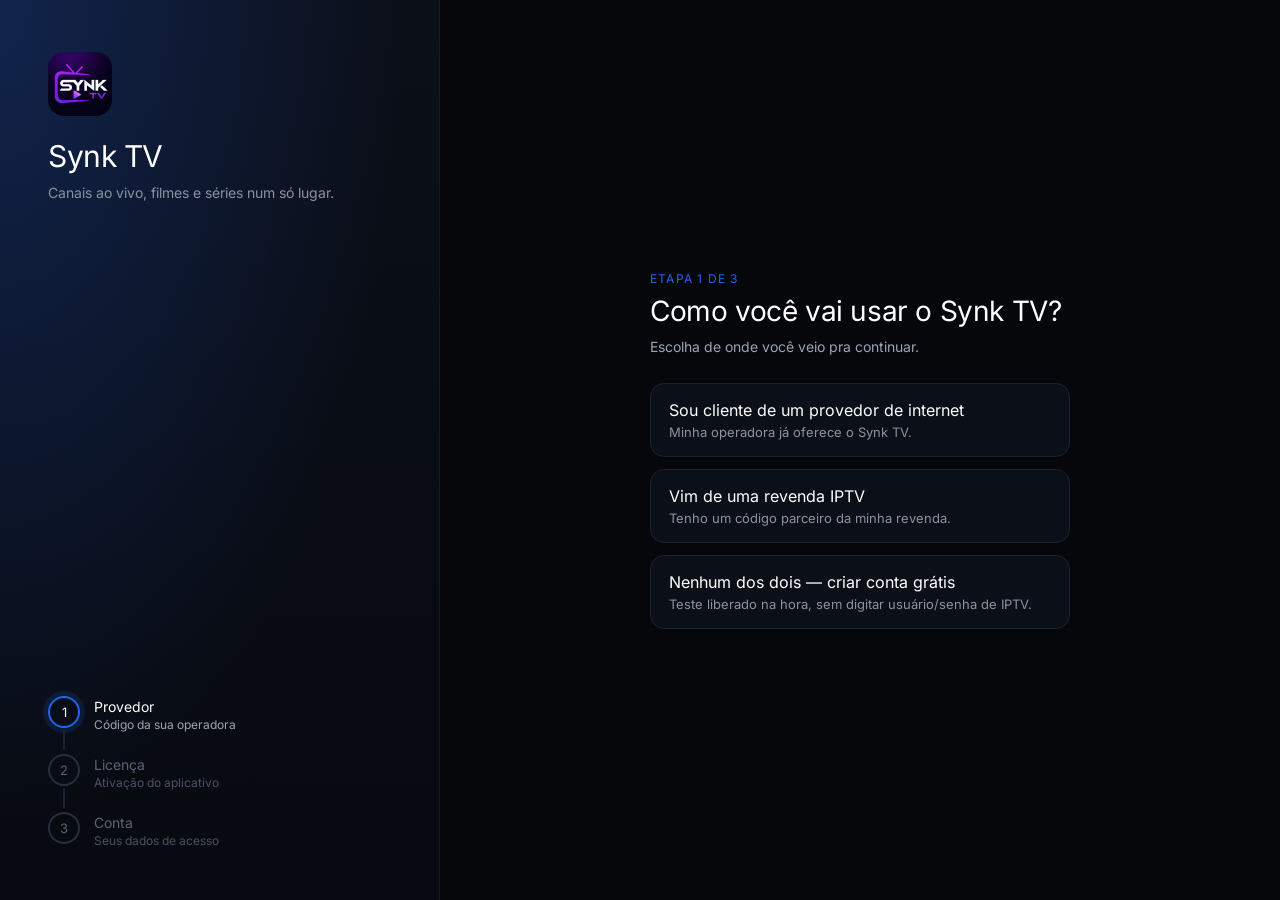
<file: synktv-player/index.html>
<!doctype html>
<html lang="pt-BR">
  <head>
    <!-- Só nesta cópia de deploy (synkisp.com.br/synktv-player): sem isso,
         visitar a URL sem a barra final faz os caminhos relativos (logo,
         favicon) resolverem contra a raiz do domínio, não a subpasta. -->
    <base href="/synktv-player/" />
    <meta charset="UTF-8" />
    <meta name="viewport" content="width=1920, height=1080, initial-scale=1.0, user-scalable=no" />
    <title>Synk TV</title>
    <link rel="icon" type="image/png" href="./synk-logo.png" />
    <style>
      html, body, #root { width: 100%; height: 100%; margin: 0; background: #05070B; overflow: hidden; }
      * { box-sizing: border-box; }

      /* Splash nativa = skeleton da primeira tela, em HTML/CSS puro: pinta no
         primeiro frame, antes do bundle JS ser lido e executado (numa TV isso
         leva alguns segundos). Mesmo canvas lógico 1280x720 ampliado 1.5x do
         main.tsx e mesmas medidas da Sidebar/fileiras/onboarding — quando o
         React assume, a tela real cai exatamente por cima, sem salto.
         Só CSS com suporte garantido nas WebKit antigas de Tizen/webOS. */
      #splash { position: fixed; top: 0; left: 0; width: 100%; height: 100%; z-index: 9999; background: #05070B;
        -webkit-transition: opacity .3s ease; transition: opacity .3s ease; overflow: hidden; }
      #splash.saindo { opacity: 0; }
      #splash .canvas { position: absolute; top: 0; left: 0; width: 1280px; height: 720px;
        -webkit-transform: scale(1.5); transform: scale(1.5); -webkit-transform-origin: 0 0; transform-origin: 0 0; }
      #splash .o { position: absolute; background: #151B26; border-radius: 8px; }
      #splash .pulso { position: absolute; top: 0; left: 0; right: 0; bottom: 0;
        -webkit-animation: skPulso 1.4s ease-in-out infinite; animation: skPulso 1.4s ease-in-out infinite; }
      @-webkit-keyframes skPulso { 0%, 100% { opacity: 1; } 50% { opacity: .45; } }
      @keyframes skPulso { 0%, 100% { opacity: 1; } 50% { opacity: .45; } }
      #splash .modo { display: none; }
      #splash.home .modo-home, #splash.onboarding .modo-onboarding { display: block; }
      #splash .lateral { position: absolute; top: 0; left: 0; bottom: 0; width: 76px; background: #090D15; border-right: 1px solid #161D2A; }
      #splash .marca { position: absolute; top: 0; left: 0; bottom: 0; width: 440px; border-right: 1px solid #141A26;
        background: #090D15; background-image: radial-gradient(ellipse at 0% 0%, rgba(37,99,235,.25) 0%, rgba(5,7,11,0) 65%); }
      #splash img.logo { position: absolute; object-fit: contain; }
    </style>
    <script defer src="/synktv-player/assets/index-BDkP9nDA.js"></script>
  </head>
  <body>
    <div id="splash">
      <div class="canvas">
        <div class="modo modo-home">
          <div class="lateral"></div>
          <img class="logo splash-logo" src="./synk-logo.png" alt="" style="left:18px;top:22px;width:40px;height:40px;border-radius:10px" />
          <div class="pulso"><div class="o" style="left:27px;top:105px;width:22px;height:22px;border-radius:6px"></div><div class="o" style="left:27px;top:159px;width:22px;height:22px;border-radius:6px"></div><div class="o" style="left:27px;top:213px;width:22px;height:22px;border-radius:6px"></div><div class="o" style="left:27px;top:267px;width:22px;height:22px;border-radius:6px"></div><div class="o" style="left:27px;top:321px;width:22px;height:22px;border-radius:6px"></div><div class="o" style="left:27px;top:585px;width:22px;height:22px;border-radius:6px"></div><div class="o" style="left:27px;top:627px;width:22px;height:22px;border-radius:6px"></div><div class="o" style="left:27px;top:669px;width:22px;height:22px;border-radius:6px"></div><div class="o" style="left:104px;top:28px;width:120px;height:22px;border-radius:6px"></div><div class="o" style="left:104px;top:68px;width:170px;height:16px;border-radius:6px"></div><div class="o" style="left:108px;top:96px;width:130px;height:195px;"></div><div class="o" style="left:250px;top:96px;width:130px;height:195px;"></div><div class="o" style="left:392px;top:96px;width:130px;height:195px;"></div><div class="o" style="left:534px;top:96px;width:130px;height:195px;"></div><div class="o" style="left:676px;top:96px;width:130px;height:195px;"></div><div class="o" style="left:818px;top:96px;width:130px;height:195px;"></div><div class="o" style="left:960px;top:96px;width:130px;height:195px;"></div><div class="o" style="left:1102px;top:96px;width:130px;height:195px;"></div><div class="o" style="left:104px;top:339px;width:170px;height:16px;border-radius:6px"></div><div class="o" style="left:108px;top:367px;width:130px;height:195px;"></div><div class="o" style="left:250px;top:367px;width:130px;height:195px;"></div><div class="o" style="left:392px;top:367px;width:130px;height:195px;"></div><div class="o" style="left:534px;top:367px;width:130px;height:195px;"></div><div class="o" style="left:676px;top:367px;width:130px;height:195px;"></div><div class="o" style="left:818px;top:367px;width:130px;height:195px;"></div><div class="o" style="left:960px;top:367px;width:130px;height:195px;"></div><div class="o" style="left:1102px;top:367px;width:130px;height:195px;"></div><div class="o" style="left:104px;top:610px;width:170px;height:16px;border-radius:6px"></div><div class="o" style="left:108px;top:638px;width:130px;height:195px;"></div><div class="o" style="left:250px;top:638px;width:130px;height:195px;"></div><div class="o" style="left:392px;top:638px;width:130px;height:195px;"></div><div class="o" style="left:534px;top:638px;width:130px;height:195px;"></div><div class="o" style="left:676px;top:638px;width:130px;height:195px;"></div><div class="o" style="left:818px;top:638px;width:130px;height:195px;"></div><div class="o" style="left:960px;top:638px;width:130px;height:195px;"></div><div class="o" style="left:1102px;top:638px;width:130px;height:195px;"></div></div>
        </div>
        <div class="modo modo-onboarding">
          <div class="marca"></div>
          <img class="logo splash-logo" src="./synk-logo.png" alt="" style="left:48px;top:52px;width:64px;height:64px;border-radius:16px" />
          <div class="pulso"><div class="o" style="left:48px;top:138px;width:200px;height:30px;border-radius:8px"></div><div class="o" style="left:48px;top:178px;width:280px;height:14px;border-radius:6px"></div><div class="o" style="left:48px;top:528px;width:32px;height:32px;border-radius:16px"></div><div class="o" style="left:94px;top:530px;width:110px;height:14px;border-radius:6px"></div><div class="o" style="left:48px;top:582px;width:32px;height:32px;border-radius:16px"></div><div class="o" style="left:94px;top:584px;width:110px;height:14px;border-radius:6px"></div><div class="o" style="left:48px;top:636px;width:32px;height:32px;border-radius:16px"></div><div class="o" style="left:94px;top:638px;width:110px;height:14px;border-radius:6px"></div><div class="o" style="left:650px;top:180px;width:110px;height:12px;border-radius:5px"></div><div class="o" style="left:650px;top:202px;width:300px;height:28px;border-radius:8px"></div><div class="o" style="left:650px;top:240px;width:380px;height:14px;border-radius:6px"></div><div class="o" style="left:650px;top:288px;width:140px;height:12px;border-radius:5px"></div><div class="o" style="left:650px;top:306px;width:420px;height:48px;border-radius:12px"></div><div class="o" style="left:650px;top:370px;width:140px;height:12px;border-radius:5px"></div><div class="o" style="left:650px;top:388px;width:420px;height:48px;border-radius:12px"></div><div class="o" style="left:650px;top:466px;width:420px;height:52px;border-radius:12px"></div></div>
        </div>
      </div>
    </div>
    <script>
      // Escolhe qual skeleton mostrar (Home se já tem sessão, senão
      // onboarding) e aplica a logo do provedor salvo — mesmas chaves do
      // src/storage.ts. Também expõe o "esconder" chamado pelo React quando a
      // primeira tela estiver pintada (src/App.tsx). ES5 de propósito.
      (function () {
        var splash = document.getElementById("splash");
        // Mesma escala do src/main.tsx (largura total; na TV = 1.5).
        var canvas = splash.getElementsByTagName("div")[0];
        function escalar() {
          var w = window.innerWidth || 1920, h = window.innerHeight || 1080;
          var k = w / 1280;
          canvas.style.webkitTransform = canvas.style.transform = "scale(" + k + ")";
          canvas.style.height = Math.max(h / k, 560) + "px";
        }
        escalar();
        window.addEventListener("resize", escalar);
        var logado = false, p = null;
        try {
          logado = !!localStorage.getItem("synktv:credenciais");
          var raw = localStorage.getItem("synktv:provedor");
          p = raw ? JSON.parse(raw) : null;
        } catch (e) {}
        splash.className = logado ? "home" : "onboarding";
        if (p && p.logo_url) {
          var imgs = splash.getElementsByTagName("img");
          for (var i = 0; i < imgs.length; i++) {
            (function (img) {
              img.onerror = function () { img.onerror = null; img.src = "./synk-logo.png"; };
              img.src = p.logo_url;
            })(imgs[i]);
          }
        }

        window.__esconderSplash = function () {
          if (!splash || splash.className.indexOf("saindo") !== -1) return;
          splash.className += " saindo";
          setTimeout(function () { if (splash.parentNode) splash.parentNode.removeChild(splash); }, 350);
        };
      })();
    </script>
    <div id="root"></div>
  </body>
</html>
</file>
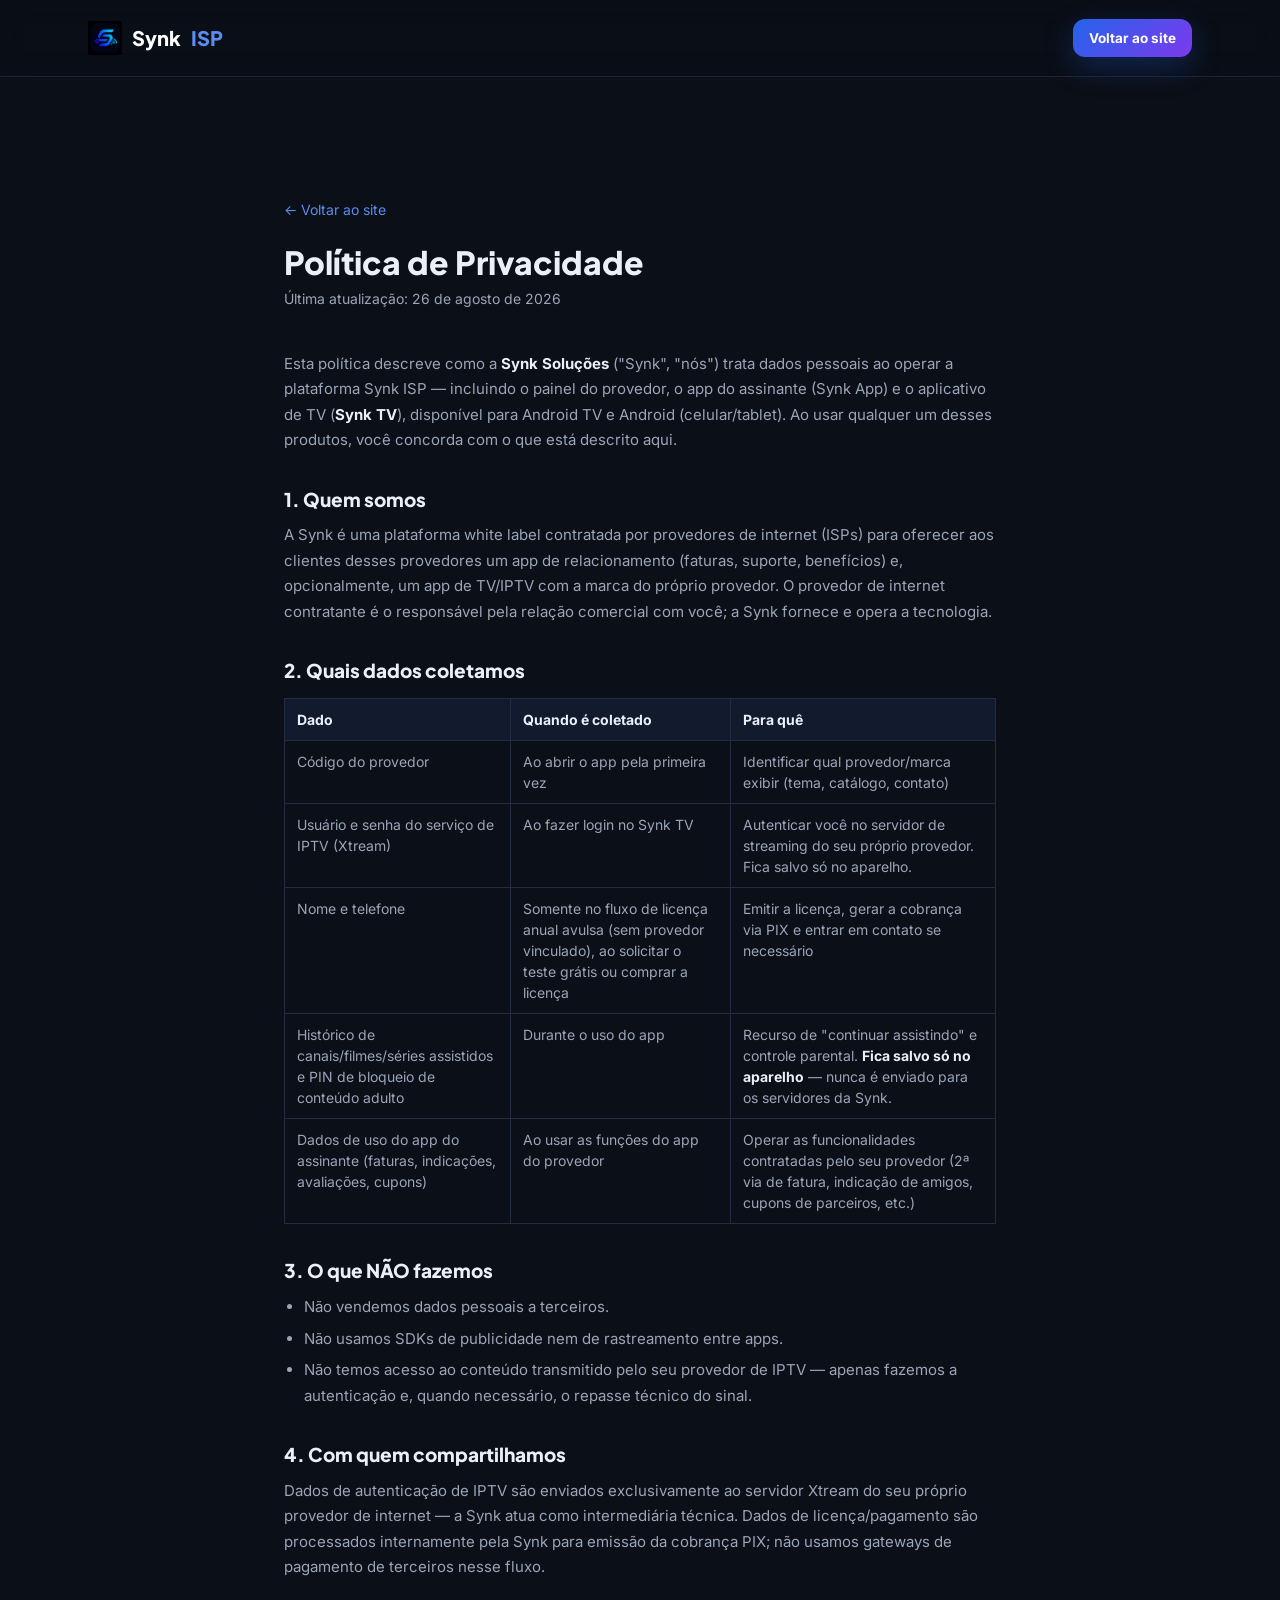
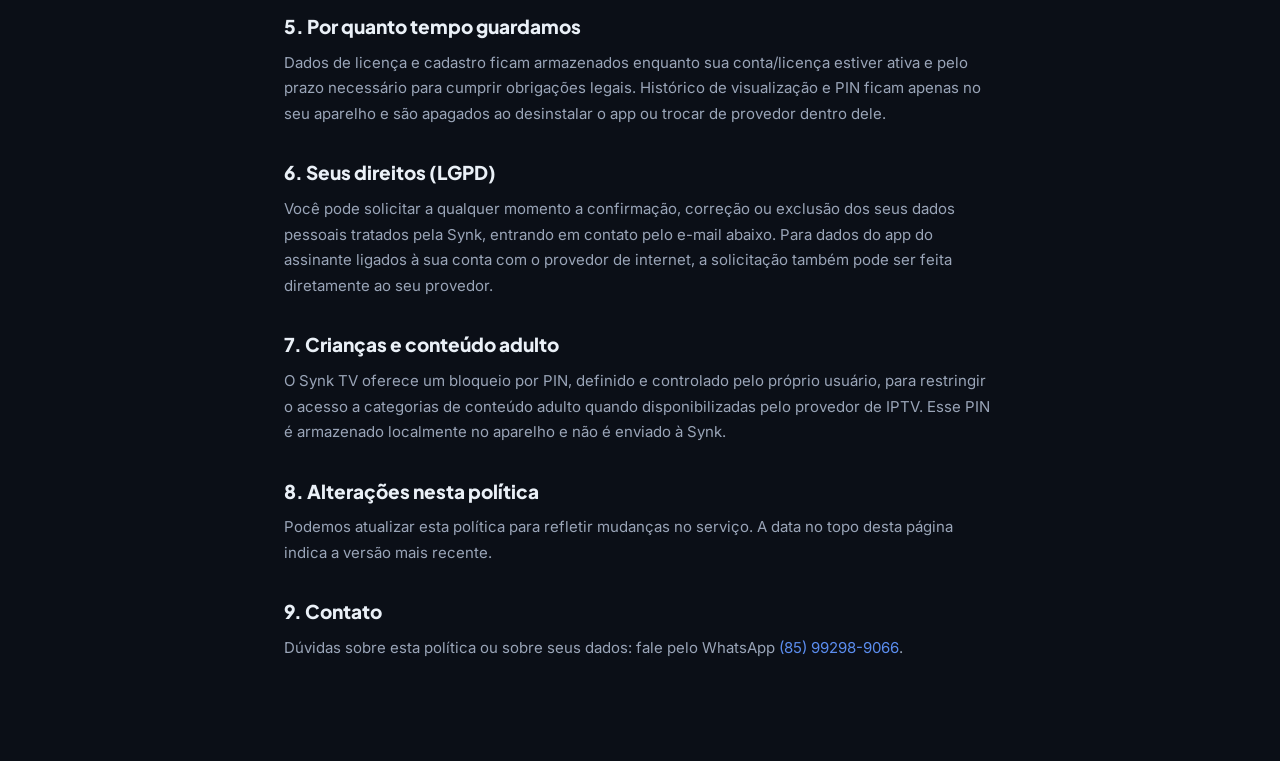
<file: privacidade.html>
<!doctype html>
<html lang="pt-BR">
<head>
<meta charset="UTF-8" />
<meta name="viewport" content="width=device-width, initial-scale=1.0" />
<title>Política de Privacidade — Synk</title>
<link rel="icon" type="image/svg" href="favicon/favicon.png">
<meta name="description" content="Política de privacidade do Synk ISP e do app Synk TV: quais dados coletamos, para que usamos e como você pode solicitar a exclusão." />
<link rel="preconnect" href="https://fonts.googleapis.com" />
<link rel="preconnect" href="https://fonts.gstatic.com" crossorigin />
<link href="https://fonts.googleapis.com/css2?family=Plus+Jakarta+Sans:wght@600;700;800&family=Inter:wght@400;500;600;700&display=swap" rel="stylesheet" />
<link rel="stylesheet" href="css/style.css" />
<style>
  .legal-wrap { max-width: 760px; margin: 0 auto; padding: 120px 24px 100px; }
  .legal-wrap h1 { font-family: "Plus Jakarta Sans", sans-serif; font-size: 32px; margin-bottom: 6px; }
  .legal-wrap .legal-updated { color: var(--text-dim); font-size: 14px; margin-bottom: 40px; }
  .legal-wrap h2 { font-family: "Plus Jakarta Sans", sans-serif; font-size: 19px; margin: 36px 0 12px; color: var(--text); }
  .legal-wrap p, .legal-wrap li { color: var(--text-dim); font-size: 15px; line-height: 1.7; }
  .legal-wrap ul { padding-left: 20px; margin: 10px 0 16px; }
  .legal-wrap li { margin-bottom: 6px; }
  .legal-wrap strong { color: var(--text); }
  .legal-wrap a { color: var(--accent); }
  .legal-wrap table { width: 100%; border-collapse: collapse; margin: 16px 0 24px; font-size: 14px; }
  .legal-wrap th, .legal-wrap td { text-align: left; padding: 10px 12px; border: 1px solid var(--border); color: var(--text-dim); vertical-align: top; }
  .legal-wrap th { color: var(--text); font-weight: 700; background: var(--surface); }
  .back-link { display: inline-block; margin-bottom: 24px; font-size: 14px; }
</style>
</head>
<body>

<header class="nav" id="nav">
  <div class="wrap nav-inner">
    <a href="index.html#topo" class="brand">
      <span class="brand-mark" aria-hidden="true">
        <img src="./favicon/favicon.png" width="100%">
      </span>
      Synk<span class="brand-accent">ISP</span>
    </a>
    <div class="nav-cta">
      <a class="btn btn-primary btn-sm" href="index.html">Voltar ao site</a>
    </div>
  </div>
</header>

<main class="legal-wrap">
  <a class="back-link" href="index.html">← Voltar ao site</a>
  <h1>Política de Privacidade</h1>
  <p class="legal-updated">Última atualização: 26 de agosto de 2026</p>

  <p>
    Esta política descreve como a <strong>Synk Soluções</strong> ("Synk", "nós") trata dados pessoais
    ao operar a plataforma Synk ISP — incluindo o painel do provedor, o app do assinante (Synk App) e
    o aplicativo de TV (<strong>Synk TV</strong>), disponível para Android TV e Android (celular/tablet).
    Ao usar qualquer um desses produtos, você concorda com o que está descrito aqui.
  </p>

  <h2>1. Quem somos</h2>
  <p>
    A Synk é uma plataforma white label contratada por provedores de internet (ISPs) para oferecer
    aos clientes desses provedores um app de relacionamento (faturas, suporte, benefícios) e,
    opcionalmente, um app de TV/IPTV com a marca do próprio provedor. O provedor de internet
    contratante é o responsável pela relação comercial com você; a Synk fornece e opera a tecnologia.
  </p>

  <h2>2. Quais dados coletamos</h2>
  <table>
    <tr><th>Dado</th><th>Quando é coletado</th><th>Para quê</th></tr>
    <tr>
      <td>Código do provedor</td>
      <td>Ao abrir o app pela primeira vez</td>
      <td>Identificar qual provedor/marca exibir (tema, catálogo, contato)</td>
    </tr>
    <tr>
      <td>Usuário e senha do serviço de IPTV (Xtream)</td>
      <td>Ao fazer login no Synk TV</td>
      <td>Autenticar você no servidor de streaming do seu próprio provedor. Fica salvo só no aparelho.</td>
    </tr>
    <tr>
      <td>Nome e telefone</td>
      <td>Somente no fluxo de licença anual avulsa (sem provedor vinculado), ao solicitar o teste grátis ou comprar a licença</td>
      <td>Emitir a licença, gerar a cobrança via PIX e entrar em contato se necessário</td>
    </tr>
    <tr>
      <td>Histórico de canais/filmes/séries assistidos e PIN de bloqueio de conteúdo adulto</td>
      <td>Durante o uso do app</td>
      <td>Recurso de "continuar assistindo" e controle parental. <strong>Fica salvo só no aparelho</strong> — nunca é enviado para os servidores da Synk.</td>
    </tr>
    <tr>
      <td>Dados de uso do app do assinante (faturas, indicações, avaliações, cupons)</td>
      <td>Ao usar as funções do app do provedor</td>
      <td>Operar as funcionalidades contratadas pelo seu provedor (2ª via de fatura, indicação de amigos, cupons de parceiros, etc.)</td>
    </tr>
  </table>

  <h2>3. O que NÃO fazemos</h2>
  <ul>
    <li>Não vendemos dados pessoais a terceiros.</li>
    <li>Não usamos SDKs de publicidade nem de rastreamento entre apps.</li>
    <li>Não temos acesso ao conteúdo transmitido pelo seu provedor de IPTV — apenas fazemos a autenticação e, quando necessário, o repasse técnico do sinal.</li>
  </ul>

  <h2>4. Com quem compartilhamos</h2>
  <p>
    Dados de autenticação de IPTV são enviados exclusivamente ao servidor Xtream do seu próprio
    provedor de internet — a Synk atua como intermediária técnica. Dados de licença/pagamento são
    processados internamente pela Synk para emissão da cobrança PIX; não usamos gateways de
    pagamento de terceiros nesse fluxo.
  </p>

  <h2>5. Por quanto tempo guardamos</h2>
  <p>
    Dados de licença e cadastro ficam armazenados enquanto sua conta/licença estiver ativa e pelo
    prazo necessário para cumprir obrigações legais. Histórico de visualização e PIN ficam apenas no
    seu aparelho e são apagados ao desinstalar o app ou trocar de provedor dentro dele.
  </p>

  <h2>6. Seus direitos (LGPD)</h2>
  <p>
    Você pode solicitar a qualquer momento a confirmação, correção ou exclusão dos seus dados
    pessoais tratados pela Synk, entrando em contato pelo e-mail abaixo. Para dados do app do
    assinante ligados à sua conta com o provedor de internet, a solicitação também pode ser feita
    diretamente ao seu provedor.
  </p>

  <h2>7. Crianças e conteúdo adulto</h2>
  <p>
    O Synk TV oferece um bloqueio por PIN, definido e controlado pelo próprio usuário, para restringir
    o acesso a categorias de conteúdo adulto quando disponibilizadas pelo provedor de IPTV. Esse PIN
    é armazenado localmente no aparelho e não é enviado à Synk.
  </p>

  <h2>8. Alterações nesta política</h2>
  <p>
    Podemos atualizar esta política para refletir mudanças no serviço. A data no topo desta página
    indica a versão mais recente.
  </p>

  <h2>9. Contato</h2>
  <p>
    Dúvidas sobre esta política ou sobre seus dados: fale pelo WhatsApp
    <a href="https://wa.me/5585992989066" target="_blank" rel="noopener">(85) 99298-9066</a>.
  </p>
</main>

</body>
</html>
</file>
<file: css/style.css>
:root {
  --bg-0: #0B0F17;
  --bg-1: #0E1526;
  --bg-2: #141B33;
  --surface: #121A2E;
  --surface-2: #161D2E;
  --surface-3: #141A28;
  --border: #232C42;
  --border-soft: #1C2438;
  --text: #EAF0F7;
  --text-dim: #9AA5B8;
  --text-mute: #5A6478;
  --brand-1: #2563EB;
  --brand-2: #7C3AED;
  --accent: #5B8DEF;
  --ok: #12B76A;
  --radius-sm: 10px;
  --radius-md: 16px;
  --radius-lg: 24px;
  --maxw: 1160px;
}

* { box-sizing: border-box; margin: 0; padding: 0; }
html { scroll-behavior: smooth; }

body {
  font-family: 'Inter', system-ui, sans-serif;
  background: var(--bg-0);
  color: var(--text);
  -webkit-font-smoothing: antialiased;
  line-height: 1.5;
  overflow-x: hidden;
}

h1, h2, h3 { font-family: 'Plus Jakarta Sans', sans-serif; font-weight: 800; line-height: 1.15; }
img, svg { display: block; }
a { color: inherit; text-decoration: none; }

.wrap { max-width: var(--maxw); margin: 0 auto; padding: 0 28px; }

.skip-link {
  position: absolute; left: -999px; top: 0; background: var(--brand-1); color: #fff;
  padding: 10px 16px; border-radius: 0 0 8px 0; z-index: 999;
}
.skip-link:focus { left: 0; }

*:focus-visible { outline: 2px solid var(--accent); outline-offset: 2px; }

/* ============================== BOTOES ============================== */
.btn {
  display: inline-flex; align-items: center; justify-content: center; gap: 8px;
  font-family: 'Inter', sans-serif; font-weight: 700; font-size: 15px;
  border-radius: 12px; padding: 13px 22px; cursor: pointer; border: none;
  transition: transform .12s ease, background .15s ease, border-color .15s ease, opacity .15s ease;
  white-space: nowrap;
}
.btn:active { transform: scale(.97); }
.btn-primary { background: linear-gradient(135deg, var(--brand-1), var(--brand-2)); color: #fff; box-shadow: 0 10px 30px rgba(37,99,235,.28); }
.btn-primary:hover { opacity: .94; }
.btn-outline { background: transparent; color: var(--text); border: 1.5px solid var(--border); }
.btn-outline:hover { border-color: var(--accent); color: var(--accent); }
.btn-ghost { background: rgba(255,255,255,.05); color: var(--text-dim); border: 1px solid var(--border-soft); }
.btn-ghost:hover { color: var(--text); border-color: var(--border); }
.btn-lg { padding: 15px 26px; font-size: 16px; }
.btn-sm { padding: 9px 16px; font-size: 13.5px; }

/* ============================== NAV ============================== */
.nav {
  position: sticky; top: 0; z-index: 100;
  background: rgba(11,15,23,.72); backdrop-filter: blur(14px);
  border-bottom: 1px solid var(--border-soft);
}
.nav-inner { display: flex; align-items: center; justify-content: space-between; height: 76px; gap: 20px; }

.brand { display: flex; align-items: center; gap: 10px; font-family: 'Plus Jakarta Sans', sans-serif; font-weight: 800; font-size: 20px; color: #fff; flex-shrink: 0; }
.brand-mark {
  width: 34px; height: 34px; border-radius: 10px; display: grid; place-items: center; flex-shrink: 0;
  background: linear-gradient(135deg, var(--brand-1), var(--brand-2)); color: #fff;
}
.brand-accent { color: var(--accent); }

.nav-links { display: flex; align-items: center; gap: 30px; font-size: 14.5px; font-weight: 600; color: var(--text-dim); }
.nav-links a:hover { color: var(--text); }

.nav-cta { display: flex; align-items: center; gap: 10px; flex-shrink: 0; }

.nav-toggle { display: none; flex-direction: column; gap: 5px; background: none; border: none; cursor: pointer; padding: 8px; }
.nav-toggle span { width: 22px; height: 2px; background: var(--text); border-radius: 2px; transition: transform .2s, opacity .2s; }

/* ============================== HERO ============================== */
.hero { position: relative; padding: 84px 0 100px; overflow: hidden; }
.hero-bg { position: absolute; inset: 0; z-index: 0; pointer-events: none; }
.glow { position: absolute; border-radius: 50%; filter: blur(10px); opacity: .55; }
.glow-1 { width: 560px; height: 560px; background: radial-gradient(circle, rgba(37,99,235,.35), transparent 70%); top: -180px; left: -160px; }
.glow-2 { width: 640px; height: 640px; background: radial-gradient(circle, rgba(124,58,237,.30), transparent 70%); bottom: -240px; right: -200px; }

.hero-grid { position: relative; z-index: 1; display: grid; grid-template-columns: minmax(0,1.05fr) minmax(0,.95fr); gap: 40px; align-items: center; }

.eyebrow { font-size: 13px; font-weight: 700; letter-spacing: 1.4px; text-transform: uppercase; color: var(--accent); margin-bottom: 16px; }
.eyebrow-center { text-align: center; }

.hero-copy { min-width: 0; }
.painel-copy { min-width: 0; }
.hero-copy h1 { font-size: 48px; letter-spacing: -.5px; margin-bottom: 20px; color: #fff; }
.hero-lead { font-size: 18px; color: var(--text-dim); max-width: 520px; margin-bottom: 26px; }

.hero-bullets { list-style: none; display: flex; flex-direction: column; gap: 12px; margin-bottom: 34px; }
.hero-bullets li { display: flex; align-items: center; gap: 10px; font-size: 15px; font-weight: 600; color: var(--text); }
.hero-bullets svg { color: var(--ok); flex-shrink: 0; }

.hero-actions { display: flex; gap: 14px; flex-wrap: wrap; }

/* -------- visual do hero: telefone + sinal -------- */
.hero-visual { position: relative; display: flex; justify-content: center; align-items: center; min-height: 560px; }

.signal { position: absolute; left: 50%; top: 8%; transform: translateX(-50%); width: 10px; height: 10px; z-index: 0; }
.ring { position: absolute; left: 50%; top: 50%; border: 1.5px solid rgba(91,141,239,.45); border-radius: 50%; transform: translate(-50%,-50%); animation: pulse-ring 3.2s ease-out infinite; }
.r1 { width: 60px; height: 60px; animation-delay: 0s; }
.r2 { width: 60px; height: 60px; animation-delay: 1.05s; }
.r3 { width: 60px; height: 60px; animation-delay: 2.1s; }
@keyframes pulse-ring { 0% { width: 20px; height: 20px; opacity: .9; } 100% { width: 340px; height: 340px; opacity: 0; } }

.phone-mock {
  position: relative; z-index: 1; width: 290px; background: #0C1120; border: 8px solid #1a2036;
  border-radius: 40px; box-shadow: 0 40px 90px rgba(0,0,0,.55), 0 0 0 1px rgba(255,255,255,.03);
  overflow: hidden;
}
.phone-notch { position: absolute; top: 8px; left: 50%; transform: translateX(-50%); width: 90px; height: 18px; background: #1a2036; border-radius: 0 0 14px 14px; z-index: 2; }
.phone-screen { padding: 34px 16px 20px; display: flex; flex-direction: column; gap: 12px; }

/* screenshot real dentro do frame de telefone */
.phone-shot { width: 100%; display: block; aspect-ratio: 430 / 932; object-fit: cover; object-position: top; }

.app-header { display: flex; align-items: center; gap: 10px; margin-bottom: 4px; }
.app-header-sm { margin-bottom: 8px; }
.app-logo { width: 30px; height: 30px; border-radius: 9px; display: grid; place-items: center; background: linear-gradient(135deg, var(--brand-1), var(--brand-2)); flex-shrink: 0; }
.app-header-sub { font-size: 10px; color: var(--text-mute); }
.app-header-title { font-size: 14px; font-weight: 700; color: var(--text); }
.app-header-title-sm { font-size: 15px; }

.app-card { border-radius: 14px; padding: 14px; }
.app-card-plan { background: linear-gradient(135deg, var(--brand-1), var(--accent)); }
.app-card-plan.sm { padding: 10px 14px; }
.tag { font-size: 9px; font-weight: 700; letter-spacing: .5px; color: rgba(255,255,255,.85); }
.tag-dim { color: var(--text-mute); }
.plan-name { font-size: 17px; font-weight: 800; color: #fff; margin-top: 3px; }
.plan-price { font-size: 11px; color: rgba(255,255,255,.85); margin-top: 2px; }

.app-card-fatura { background: var(--surface-2); border: 1px solid var(--border); display: flex; align-items: center; justify-content: space-between; }
.app-card-fatura.sm { padding: 10px 14px; }
.fatura-val { font-size: 15px; font-weight: 800; color: var(--text); margin-top: 2px; }
.pill { font-size: 10.5px; font-weight: 700; color: var(--accent); background: rgba(91,141,239,.14); border: 1px solid rgba(91,141,239,.4); border-radius: 20px; padding: 5px 12px; }

.app-card-chart { background: var(--surface-2); border: 1px solid var(--border); }
.bars { display: flex; align-items: flex-end; gap: 8px; height: 46px; margin-top: 10px; }
.bars span { flex: 1; background: linear-gradient(180deg, var(--accent), var(--brand-1)); border-radius: 4px; }
.bars-wide { height: 60px; gap: 6px; }
.bars-wide span { border-radius: 3px; }

.app-nav { display: flex; justify-content: space-around; padding-top: 6px; }
.dot { width: 7px; height: 7px; border-radius: 50%; background: #2A3348; }
.dot.active { background: var(--accent); }

.app-shortcuts { display: flex; gap: 8px; margin-top: 4px; }
.app-shortcuts span { flex: 1; text-align: center; font-size: 10.5px; font-weight: 600; color: var(--text-dim); background: var(--surface-2); border: 1px solid var(--border); border-radius: 10px; padding: 10px 4px; }

.floating-badge {
  position: absolute; z-index: 2; background: var(--surface); border: 1px solid var(--border);
  border-radius: 30px; padding: 10px 16px; font-size: 12.5px; font-weight: 700; color: var(--text);
  display: flex; align-items: center; gap: 8px; box-shadow: 0 14px 30px rgba(0,0,0,.35);
}
.badge-1 { top: 18%; left: -6%; }
.badge-2 { bottom: 12%; right: -4%; background: linear-gradient(135deg, var(--brand-1), var(--brand-2)); border: none; color: #fff; }

/* ============================== SECTIONS ============================== */
.section { padding: 96px 0; }
.section-dark { background: var(--bg-1); }

.section-title { font-size: 34px; color: #fff; text-align: center; max-width: 680px; margin: 0 auto 18px; letter-spacing: -.3px; }
.section-lead { font-size: 17px; color: var(--text-dim); text-align: center; max-width: 620px; margin: 0 auto 56px; }

.section-title-left { font-size: 32px; color: #fff; margin-bottom: 16px; letter-spacing: -.3px; }
.section-lead-left { font-size: 16.5px; color: var(--text-dim); margin-bottom: 28px; max-width: 460px; }

/* ============================== FEATURE GRID ============================== */
.feat-grid { display: grid; grid-template-columns: repeat(3, minmax(0,1fr)); gap: 20px; }
.feat-card {
  background: var(--surface); border: 1px solid var(--border-soft); border-radius: var(--radius-md);
  padding: 26px 24px; transition: border-color .2s ease, transform .2s ease;
}
.feat-card:hover { border-color: var(--brand-1); transform: translateY(-3px); }
.feat-icon {
  width: 44px; height: 44px; border-radius: 12px; display: grid; place-items: center; margin-bottom: 18px;
  background: rgba(91,141,239,.12); color: var(--accent);
}
.feat-cat { font-size: 12px; font-weight: 700; letter-spacing: .6px; text-transform: uppercase; color: var(--text-mute); margin-bottom: 8px; }
.feat-card h3 { font-size: 17.5px; color: var(--text); margin-bottom: 8px; line-height: 1.3; }
.feat-card p { font-size: 14.5px; color: var(--text-dim); line-height: 1.55; }

/* ============================== SPOTLIGHT ============================== */
.spotlight {
  padding: 90px 0; text-align: center;
  background: linear-gradient(135deg, #16234A, #241A47);
  border-top: 1px solid var(--border-soft); border-bottom: 1px solid var(--border-soft);
}
.spotlight-inner { max-width: 640px; margin: 0 auto; display: flex; flex-direction: column; align-items: center; }
.spotlight h2 { font-size: 34px; color: #fff; margin-bottom: 16px; letter-spacing: -.3px; }
.spotlight-lead { font-size: 17px; color: #C7D2E8; margin-bottom: 30px; }

/* ============================== PAINEL SECTION ============================== */
.painel-grid { display: grid; grid-template-columns: minmax(0,.9fr) minmax(0,1.1fr); gap: 56px; align-items: center; }

.check-list { list-style: none; display: flex; flex-direction: column; gap: 13px; }
.check-list li { display: flex; align-items: center; gap: 10px; font-size: 15px; font-weight: 600; color: var(--text); }
.check-list svg { color: var(--ok); flex-shrink: 0; }

.browser-mock { background: var(--surface); border: 1px solid var(--border-soft); border-radius: var(--radius-md); overflow: hidden; box-shadow: 0 30px 70px rgba(0,0,0,.4); }
.browser-bar { display: flex; align-items: center; gap: 8px; padding: 12px 16px; background: var(--surface-3); }
.dot-r, .dot-y, .dot-g { width: 10px; height: 10px; border-radius: 50%; }
.dot-r { background: #E4483C; } .dot-y { background: #F2B01E; } .dot-g { background: #12B76A; }
.browser-url { margin: 0 auto; background: var(--bg-0); border-radius: 8px; padding: 5px 20px; font-size: 12px; color: var(--text-mute); }
.browser-body { display: flex; gap: 16px; padding: 18px; }
.browser-side { width: 150px; flex-shrink: 0; background: var(--surface-3); border-radius: 10px; padding: 14px 10px; display: flex; flex-direction: column; gap: 4px; }
.side-item { font-size: 12.5px; font-weight: 600; color: var(--text-dim); padding: 9px 10px; border-radius: 8px; }
.side-item.active { background: rgba(91,141,239,.16); color: var(--accent); font-weight: 700; }
.browser-content { flex: 1; min-width: 0; display: grid; grid-template-columns: minmax(0,1fr) minmax(0,1fr); grid-template-rows: auto auto; gap: 12px; }
.stat-card { background: var(--surface-3); border-radius: 10px; padding: 14px; }
.stat-val { font-size: 20px; font-weight: 800; color: var(--text); margin-top: 4px; }
.chart-card { grid-column: 1 / -1; background: var(--surface-3); border-radius: 10px; padding: 14px; }

/* variante do browser-mock com screenshot real (sem sidebar/stats falsos) */
.browser-shot { display: block; width: 100%; }

/* galeria de telas do painel (mini frames de imagem) */
.painel-gallery { display: grid; grid-template-columns: repeat(3, minmax(0,1fr)); gap: 20px; margin-top: 56px; }
.painel-gallery-item { background: var(--surface); border: 1px solid var(--border-soft); border-radius: var(--radius-md); overflow: hidden; box-shadow: 0 20px 50px rgba(0,0,0,.35); }
.painel-gallery-item img { width: 100%; display: block; }
.painel-gallery-cap { padding: 14px 16px; font-size: 13.5px; font-weight: 600; color: var(--text-dim); }

/* ============================== TELAS DO APP ============================== */
.tag-row { display: flex; justify-content: center; gap: 10px; flex-wrap: wrap; margin-bottom: 48px; }
.tag-chip { font-size: 12.5px; font-weight: 700; color: var(--accent); background: rgba(91,141,239,.12); border: 1px solid rgba(91,141,239,.35); border-radius: 20px; padding: 8px 16px; }

.screens-row { display: flex; justify-content: center; gap: 28px; flex-wrap: wrap; }
.phone-item { display: flex; flex-direction: column; align-items: center; }
.phone-sm { width: 216px; }
.phone-sm .phone-screen { padding: 28px 13px 16px; gap: 9px; }
.screen-label { text-align: center; font-size: 13px; color: var(--text-dim); margin-top: 16px; max-width: 216px; }

.phone-screen-login { align-items: center; text-align: center; padding-top: 46px !important; }
.login-logo { width: 44px; height: 44px; border-radius: 14px; display: grid; place-items: center; background: linear-gradient(135deg, var(--brand-1), var(--brand-2)); margin: 0 auto 14px; }
.login-title { font-size: 15px; font-weight: 800; color: var(--text); }
.login-sub { font-size: 11px; color: var(--text-mute); margin-bottom: 18px; }
.fake-input { width: 100%; background: var(--surface-3); border: 1px solid var(--border); border-radius: 10px; padding: 11px; font-size: 11.5px; color: var(--text-mute); text-align: left; margin-bottom: 10px; }
.fake-btn { width: 100%; background: linear-gradient(135deg, var(--brand-1), var(--brand-2)); border-radius: 10px; padding: 11px; font-size: 12px; font-weight: 700; color: #fff; text-align: center; }

.pix-box { background: var(--surface-3); border: 1px solid var(--border); border-radius: 12px; padding: 16px; display: flex; flex-direction: column; align-items: center; }
.pix-qr { width: 92px; height: 92px; border-radius: 8px; background: repeating-conic-gradient(#0B0F17 0% 25%, #EAF0F7 0% 50%) 0 0/16px 16px; }

.ticket-card { background: var(--surface-3); border: 1px solid var(--border); border-radius: 10px; padding: 11px 12px; display: flex; align-items: center; justify-content: space-between; gap: 8px; }
.ticket-title { font-size: 12px; font-weight: 600; color: var(--text); }
.pill-open { color: var(--accent); background: rgba(91,141,239,.14); border-color: rgba(91,141,239,.4); }
.pill-done { color: var(--ok); background: rgba(18,183,106,.14); border-color: rgba(18,183,106,.4); }

/* ============================== INTEGRACAO ============================== */
.integration-box {
  display: flex; align-items: flex-start; gap: 20px; background: var(--surface);
  border: 1px solid var(--brand-1); border-radius: var(--radius-md); padding: 30px 32px; max-width: 820px; margin: 0 auto;
}
.integration-icon { width: 44px; height: 44px; border-radius: 50%; display: grid; place-items: center; background: linear-gradient(135deg, var(--brand-1), var(--brand-2)); flex-shrink: 0; }
.integration-box h3 { font-size: 19px; color: #fff; margin-bottom: 8px; }
.integration-box p { font-size: 15px; color: var(--text-dim); line-height: 1.6; }
.integration-box strong { color: var(--text); }

/* ============================== FAQ ============================== */
.faq { max-width: 760px; margin: 0 auto; display: flex; flex-direction: column; gap: 12px; }
.faq-item { background: var(--surface); border: 1px solid var(--border-soft); border-radius: 14px; overflow: hidden; }
.faq-q {
  width: 100%; display: flex; align-items: center; justify-content: space-between; gap: 16px;
  background: none; border: none; text-align: left; font-family: 'Inter', sans-serif;
  font-size: 15.5px; font-weight: 700; color: var(--text); padding: 20px 22px; cursor: pointer;
}
.faq-chevron { flex-shrink: 0; color: var(--text-mute); transition: transform .2s ease; }
.faq-item.open .faq-chevron { transform: rotate(180deg); color: var(--accent); }
.faq-a { max-height: 0; overflow: hidden; transition: max-height .25s ease; }
.faq-a p { padding: 0 22px 20px; font-size: 14.5px; color: var(--text-dim); line-height: 1.6; }
.faq-cta { display: flex; margin: 40px auto 0; width: fit-content; }

/* ============================== BENEFICIOS SPOTLIGHT ============================== */
.beneficios-grid { display: grid; grid-template-columns: minmax(0,1fr) minmax(0,.85fr); gap: 56px; align-items: center; }
.beneficios-copy { min-width: 0; }
.beneficios-visual { display: flex; justify-content: center; }
.beneficios-visual .phone-mock { width: 260px; }

.revenue-list { list-style: none; display: flex; flex-direction: column; gap: 16px; margin: 26px 0 30px; }
.revenue-list li { display: flex; gap: 14px; align-items: flex-start; }
.revenue-num {
  flex-shrink: 0; width: 30px; height: 30px; border-radius: 50%; display: grid; place-items: center;
  background: rgba(91,141,239,.14); border: 1px solid rgba(91,141,239,.4); color: var(--accent);
  font-size: 13px; font-weight: 800;
}
.revenue-list strong { color: var(--text); display: block; font-size: 15px; margin-bottom: 2px; }
.revenue-list span { color: var(--text-dim); font-size: 14px; line-height: 1.5; }

/* ============================== LEAD FORM (captação) ============================== */
.lead-wrap { display: grid; grid-template-columns: minmax(0,.95fr) minmax(0,1.05fr); gap: 48px; align-items: flex-start; }
.lead-copy { min-width: 0; }
.lead-trust { list-style: none; display: flex; flex-direction: column; gap: 12px; margin-top: 28px; }
.lead-trust li { display: flex; align-items: center; gap: 10px; font-size: 14.5px; font-weight: 600; color: var(--text-dim); }
.lead-trust svg { color: var(--ok); flex-shrink: 0; }

.lead-form {
  background: var(--surface); border: 1px solid var(--border-soft); border-radius: var(--radius-lg);
  padding: 32px; box-shadow: 0 30px 70px rgba(0,0,0,.4);
}
.lead-form h3 { font-size: 19px; color: #fff; margin-bottom: 6px; }
.lead-form-sub { font-size: 14px; color: var(--text-dim); margin-bottom: 24px; }
.field-row { display: grid; grid-template-columns: minmax(0,1fr) minmax(0,1fr); gap: 14px; }
.field { margin-bottom: 16px; }
.field label { display: block; font-size: 12.5px; font-weight: 700; color: var(--text-dim); margin-bottom: 7px; }
.field input, .field select, .field textarea {
  width: 100%; background: var(--surface-3); border: 1.5px solid var(--border); border-radius: 10px;
  padding: 12px 14px; font-family: 'Inter', sans-serif; font-size: 14.5px; color: var(--text); outline: none;
  transition: border-color .15s ease;
}
.field textarea { resize: vertical; min-height: 80px; line-height: 1.5; }
.field input::placeholder, .field textarea::placeholder { color: var(--text-mute); }
.field input:focus, .field select:focus, .field textarea:focus { border-color: var(--accent); }
.field select { appearance: none; background-image: url("data:image/svg+xml,%3Csvg xmlns='http://www.w3.org/2000/svg' width='14' height='14' viewBox='0 0 20 20'%3E%3Cpath d='M5 7.5l5 5 5-5' fill='none' stroke='%239AA5B8' stroke-width='1.8' stroke-linecap='round' stroke-linejoin='round'/%3E%3C/svg%3E"); background-repeat: no-repeat; background-position: right 14px center; }
.lead-submit { width: 100%; margin-top: 4px; }
.lead-note { font-size: 12px; color: var(--text-mute); text-align: center; margin-top: 14px; }
.lead-success { display: none; align-items: center; gap: 10px; background: rgba(18,183,106,.12); border: 1px solid rgba(18,183,106,.4); color: var(--ok); border-radius: 10px; padding: 12px 14px; font-size: 13.5px; font-weight: 600; margin-top: 14px; }
.lead-success.show { display: flex; }

.plano-recomendado {
  display: none; margin-top: 4px; padding: 14px 16px; border-radius: 12px;
  background: rgba(37,99,235,.08); border: 1px solid rgba(37,99,235,.25);
}
.plano-recomendado.show { display: block; }
.plano-recomendado .pr-eyebrow { font-size: 11px; font-weight: 700; letter-spacing: .6px; text-transform: uppercase; color: var(--accent); }
.plano-recomendado .pr-titulo { font-size: 15px; font-weight: 800; color: var(--text); margin-top: 3px; }
.plano-recomendado .pr-destaques { font-size: 12.5px; color: var(--text-mute); margin-top: 5px; line-height: 1.5; }

/* ============================== CTA FINAL ============================== */
.cta-final { text-align: center; }
.cta-final-inner { max-width: 620px; margin: 0 auto; }
.cta-final-actions { justify-content: center; margin-top: 8px; }

/* ============================== PLANOS ============================== */
.pricing-grid { display: grid; grid-template-columns: repeat(4, minmax(0,1fr)); gap: 18px; align-items: stretch; }
.pricing-card {
  background: var(--surface); border: 1px solid var(--border-soft); border-radius: var(--radius-lg);
  padding: 32px 26px; display: flex; flex-direction: column; transition: border-color .2s ease, transform .2s ease;
  position: relative;
}
.pricing-card:hover { border-color: var(--brand-1); transform: translateY(-3px); }
.pricing-card.featured { border-color: var(--accent); background: var(--surface-2); box-shadow: 0 20px 50px rgba(91,141,239,.18); }
.pricing-badge {
  position: absolute; top: -13px; left: 50%; transform: translateX(-50%);
  background: linear-gradient(135deg, var(--brand-1), var(--brand-2)); color: #fff;
  font-size: 11.5px; font-weight: 700; letter-spacing: .4px; padding: 6px 16px; border-radius: 20px;
  white-space: nowrap;
}
.pricing-name { font-size: 15px; font-weight: 700; color: var(--text-dim); text-transform: uppercase; letter-spacing: .6px; }
.pricing-price { display: flex; align-items: baseline; gap: 6px; margin: 12px 0 4px; }
.pricing-price strong { font-family: 'Plus Jakarta Sans', sans-serif; font-size: 38px; font-weight: 800; color: var(--text); }
.pricing-price span { font-size: 14px; color: var(--text-dim); }
.pricing-sub { font-size: 13.5px; color: var(--text-mute); margin-bottom: 22px; }
.pricing-card .check-list { margin-bottom: 26px; flex: 1; }
.pricing-card .check-list li { font-size: 14.5px; font-weight: 500; }
.pricing-card .btn { width: 100%; }
.pricing-note { text-align: center; font-size: 13.5px; color: var(--text-mute); margin-top: 28px; }

/* ============================== FOOTER ============================== */
.footer { background: var(--bg-1); border-top: 1px solid var(--border-soft); padding: 64px 0 0; }
.footer-grid { display: grid; grid-template-columns: minmax(0,1.4fr) minmax(0,1fr) minmax(0,1fr); gap: 40px; padding-bottom: 48px; }
.footer-brand p { font-size: 14px; color: var(--text-dim); margin-top: 14px; max-width: 320px; line-height: 1.6; }
.footer-col h4 { font-size: 13px; font-weight: 700; letter-spacing: .5px; text-transform: uppercase; color: var(--text-mute); margin-bottom: 16px; }
.footer-col { display: flex; flex-direction: column; gap: 11px; }
.footer-col a { font-size: 14.5px; color: var(--text-dim); }
.footer-col a:hover { color: var(--text); }
.footer-hours { font-size: 13px; color: var(--text-mute); }
.footer-bottom { border-top: 1px solid var(--border-soft); padding: 22px 0; font-size: 13px; color: var(--text-mute); text-align: center; }

/* ============================== RESPONSIVO ============================== */
@media (max-width: 1180px) {
  .pricing-grid { grid-template-columns: repeat(2, minmax(0,1fr)); }
}

@media (max-width: 980px) {
  .hero-grid { grid-template-columns: minmax(0,1fr); }
  .hero-visual { min-height: 460px; margin-top: 20px; }
  .painel-grid { grid-template-columns: minmax(0,1fr); }
  .beneficios-grid { grid-template-columns: minmax(0,1fr); }
  .beneficios-visual { margin-top: 8px; }
  .lead-wrap { grid-template-columns: minmax(0,1fr); }
  .painel-gallery { grid-template-columns: repeat(2, minmax(0,1fr)); }
  .feat-grid { grid-template-columns: repeat(2, minmax(0,1fr)); }
  .pricing-grid { grid-template-columns: minmax(0,1fr); max-width: 420px; margin: 0 auto; }
  .footer-grid { grid-template-columns: minmax(0,1fr) minmax(0,1fr); }
  .footer-brand { grid-column: 1 / -1; }
}

@media (max-width: 760px) {
  .nav-links, .nav-cta { display: none; }
  .nav-toggle { display: flex; }
  .nav.open .nav-inner { flex-wrap: wrap; row-gap: 0; }
  .nav.open .nav-links {
    display: flex; flex-direction: column; width: 100%; order: 3;
    gap: 16px; padding: 20px 0 4px; border-top: 1px solid var(--border-soft); margin-top: 16px;
  }
  .nav.open .nav-cta {
    display: flex; flex-direction: column; width: 100%; order: 4;
    gap: 10px; padding-bottom: 20px;
  }
  .nav.open .nav-cta .btn { width: 100%; }
  .hero-copy h1 { font-size: 34px; }
  .hero-lead { font-size: 16px; }
  .section-title { font-size: 26px; }
  .spotlight h2 { font-size: 26px; }
  .feat-grid { grid-template-columns: minmax(0,1fr); }
  .painel-gallery { grid-template-columns: minmax(0,1fr); }
  .footer-grid { grid-template-columns: minmax(0,1fr); }
  .hero-actions, .cta-final-actions { flex-direction: column; align-items: stretch; }
  .badge-1, .badge-2 { position: static; margin: 10px auto 0; width: fit-content; }
  .field-row { grid-template-columns: minmax(0,1fr); }
  .lead-form { padding: 24px; }
}

@media (prefers-reduced-motion: reduce) {
  * { animation: none !important; transition: none !important; }
}
</file>
